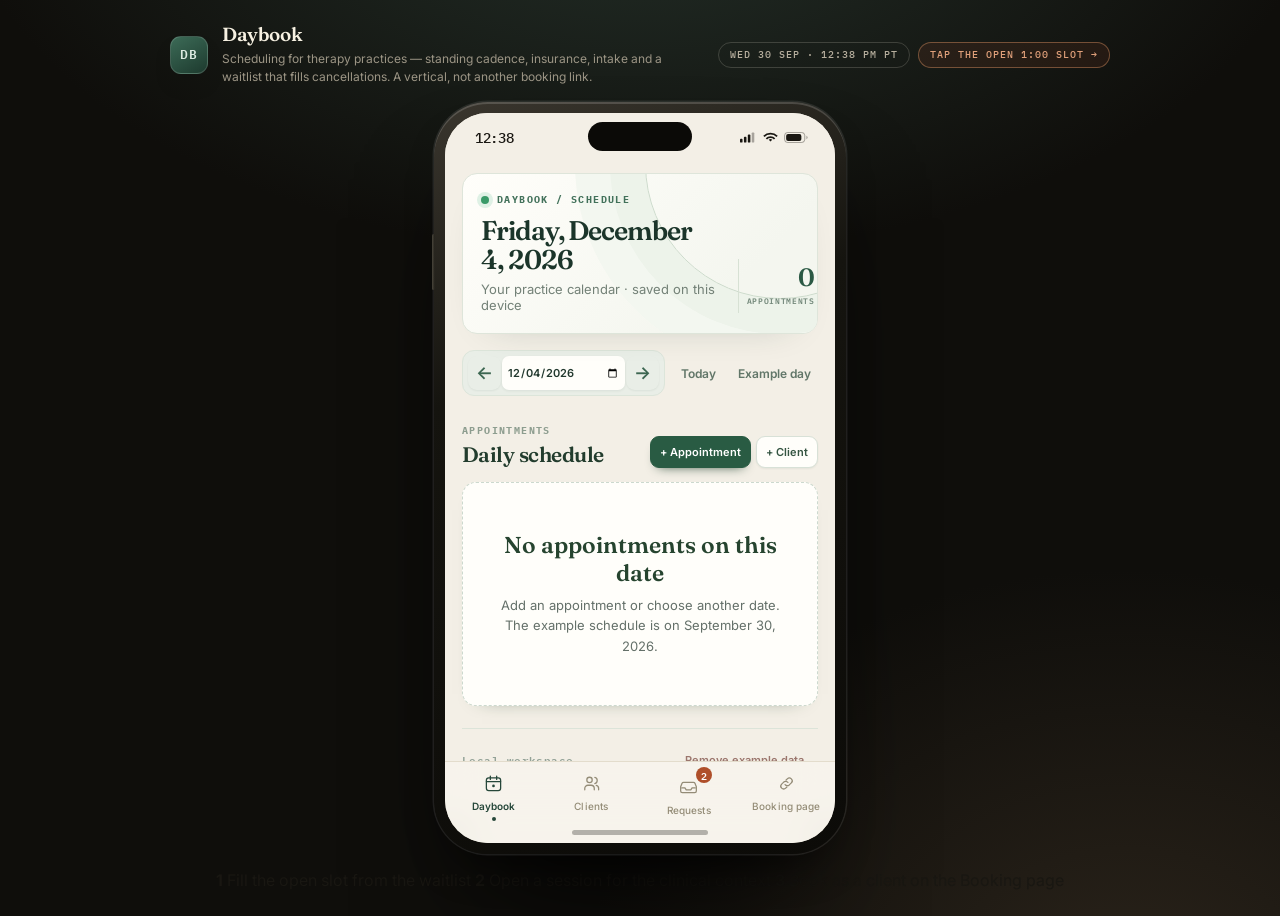
<file: index.html>
<!DOCTYPE html>
<html lang="en">
<head>
<meta charset="utf-8">
<meta name="viewport" content="width=device-width, initial-scale=1, viewport-fit=cover">
<meta name="description" content="Daybook — appointment scheduling built for therapy practices. Standing cadence, insurance verification, intake forms and waitlist filling, not a generic booking link.">
<meta name="theme-color" content="#12110D">
<title>Daybook — scheduling for therapy practices</title>
<link rel="preconnect" href="https://fonts.googleapis.com">
<link rel="preconnect" href="https://fonts.gstatic.com" crossorigin>
<link href="https://fonts.googleapis.com/css2?family=Fraunces:ital,opsz,wght@0,9..144,400..700;1,9..144,400..600&family=Inter:wght@400;500;600&family=IBM+Plex+Mono:wght@400;500&display=swap" rel="stylesheet">
<link rel="stylesheet" href="css/styles.css?v=1">
<link rel="stylesheet" href="css/workspace.css?v=1">
</head>
<body>

<main class="stage">

  <header class="stage-head">
    <div class="brand">
      <div class="stage-mark">DB</div>
      <div class="brand-t">
        <b>Daybook</b>
        <em>Scheduling for therapy practices — standing cadence, insurance, intake and a waitlist that fills cancellations. A vertical, not another booking link.</em>
      </div>
    </div>
    <div class="stage-links">
      <span class="stage-tag">Wed 30 Sep · 12:38 PM PT</span>
      <span class="stage-tag stage-tag--accent">Tap the open 1:00 slot →</span>
    </div>
  </header>

  <div class="phone-wrap">
    <div class="phone">
      <div class="phone-screen">

        <div class="statusbar">
          <span class="sb-time">12:38</span>
          <span class="sb-notch" aria-hidden="true"></span>
          <span class="sb-icons" aria-hidden="true">
            <svg viewBox="0 0 20 12" width="17" height="11"><rect x="0" y="7.5" width="3" height="4.5" rx="1"/><rect x="4.6" y="5.2" width="3" height="6.8" rx="1"/><rect x="9.2" y="2.6" width="3" height="9.4" rx="1"/><rect x="13.8" y="0" width="3" height="12" rx="1" opacity=".35"/></svg>
            <svg viewBox="0 0 16 12" width="15" height="11"><path d="M8 10.4 6.1 8.5a2.7 2.7 0 0 1 3.8 0zM8 6.6a5.3 5.3 0 0 0-3.8 1.6L2.8 6.8a7.4 7.4 0 0 1 10.4 0l-1.4 1.4A5.3 5.3 0 0 0 8 6.6M8 2.8a9.1 9.1 0 0 0-6.5 2.7L.1 4.1a11.2 11.2 0 0 1 15.8 0l-1.4 1.4A9.1 9.1 0 0 0 8 2.8"/></svg>
            <svg viewBox="0 0 27 12" width="25" height="11"><rect x="0.5" y="0.5" width="22" height="11" rx="3.4" fill="none" stroke="currentColor" stroke-opacity=".4"/><rect x="2.2" y="2.2" width="16.6" height="7.6" rx="2.1"/><path d="M24.4 4.2v3.6a2 2 0 0 0 0-3.6" opacity=".45"/></svg>
          </span>
        </div>

        <div class="viewport" id="viewport" aria-live="polite"></div>

        <nav class="tabbar" id="tabbar" aria-label="Main">
          <button class="tab" data-tab="today" type="button">
            <span class="tab-ic"></span><span class="tab-lb">Daybook</span><span class="tab-dot"></span>
          </button>
          <button class="tab" data-tab="clients" type="button">
            <span class="tab-ic"></span><span class="tab-lb">Clients</span><span class="tab-dot"></span>
          </button>
          <button class="tab" data-tab="requests" type="button">
            <span class="tab-ic"></span><span class="tab-lb">Requests</span><span class="tab-badge">2</span>
          </button>
          <button class="tab" data-tab="booking" type="button">
            <span class="tab-ic"></span><span class="tab-lb">Booking page</span><span class="tab-dot"></span>
          </button>
        </nav>

        <div class="sheet-layer" id="sheetLayer" hidden>
          <div class="scrim" data-act="close-sheet"></div>
          <div class="sheet" id="sheet" role="dialog" aria-modal="true"></div>
        </div>

        <div class="toast" id="toast" hidden></div>
        <div class="home-indicator" aria-hidden="true"></div>

      </div>
    </div>
  </div>

  <footer class="stage-foot">
    <span class="foot-hint"><b>1</b> Fill the open slot from the waitlist</span>
    <span class="foot-hint"><b>2</b> Open a session for the clinical context</span>
    <span class="foot-hint"><b>3</b> Book as a client on the Booking page</span>
  </footer>

</main>

<script src="js/ui.js?v=1"></script>
<script src="js/data.js?v=1"></script>
<script src="js/screens-schedule.js?v=1"></script>
<script src="js/screens-people.js?v=1"></script>
<script src="js/screens-booking.js?v=1"></script>
<script src="js/workspace.js?v=1"></script>
<script src="js/app.js?v=1"></script>
</body>
</html>
</file>
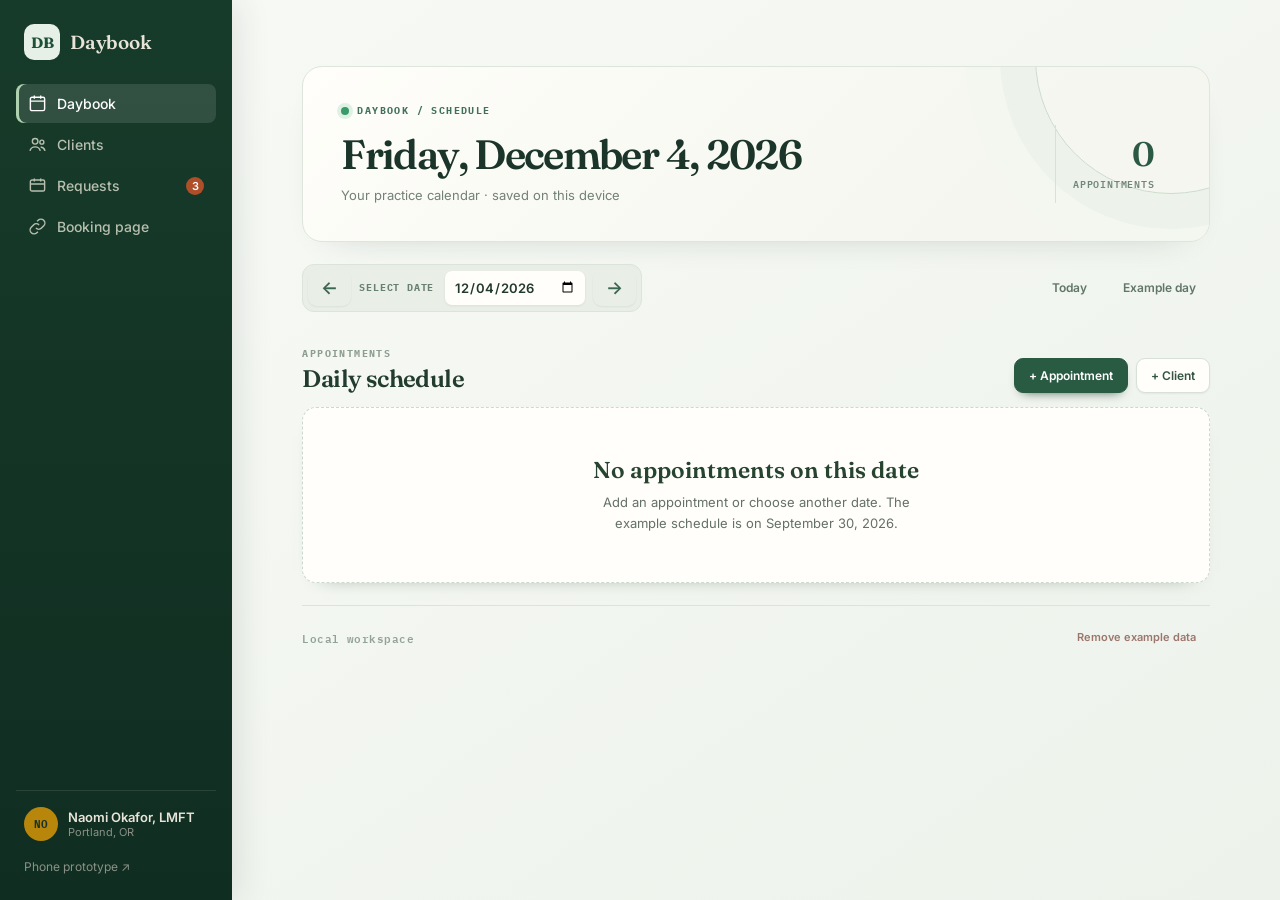
<file: web/index.html>
<!DOCTYPE html>
<html lang="en">
<head>
<meta charset="UTF-8">
<meta name="viewport" content="width=device-width, initial-scale=1.0">
<title>Daybook — Fairlight Counseling</title>
<link rel="preconnect" href="https://fonts.googleapis.com">
<link rel="preconnect" href="https://fonts.gstatic.com" crossorigin>
<link href="https://fonts.googleapis.com/css2?family=Fraunces:opsz,wght@9..144,400;9..144,500;9..144,600;9..144,700&family=Inter:wght@400;500;600;700&family=IBM+Plex+Mono:wght@400;500&display=swap" rel="stylesheet">
<link rel="stylesheet" href="css/styles.css">
<link rel="stylesheet" href="../css/workspace.css?v=1">
</head>
<body>

<div class="app">

  <!-- ══════════ SIDEBAR ══════════ -->
  <aside class="sidebar">
    <div class="sb-brand">
      <div class="sb-logo">DB</div>
      <div class="sb-name">Daybook</div>
    </div>

    <nav class="sb-nav">
      <button class="sb-item" data-nav="today">
        <svg viewBox="0 0 24 24" fill="none" stroke="currentColor" stroke-width="1.8"><rect x="3" y="4" width="18" height="17" rx="2"/><path d="M8 2v4M16 2v4M3 9h18"/></svg>
        <span>Daybook</span>
      </button>
      <button class="sb-item" data-nav="clients">
        <svg viewBox="0 0 24 24" fill="none" stroke="currentColor" stroke-width="1.8"><circle cx="9" cy="8" r="3.5"/><path d="M2.5 20c.8-3.2 3.4-5 6.5-5s5.7 1.8 6.5 5"/><circle cx="17.5" cy="9" r="2.5"/><path d="M16 15.2c2.6.3 4.7 1.9 5.5 4.8"/></svg>
        <span>Clients</span>
      </button>
      <button class="sb-item" data-nav="requests">
        <svg viewBox="0 0 24 24" fill="none" stroke="currentColor" stroke-width="1.8"><rect x="3" y="5" width="18" height="14" rx="2"/><path d="M3 10h18M8 3v4M16 3v4"/></svg>
        <span>Requests</span>
        <em class="sb-badge">2</em>
      </button>
      <button class="sb-item" data-nav="booking">
        <svg viewBox="0 0 24 24" fill="none" stroke="currentColor" stroke-width="1.8"><path d="M10 14a5 5 0 007.07 0l2.83-2.83a5 5 0 00-7.07-7.07L11.5 5.4"/><path d="M14 10a5 5 0 00-7.07 0L4.1 12.83a5 5 0 007.07 7.07l1.33-1.3"/></svg>
        <span>Booking page</span>
      </button>
    </nav>

    <div class="sb-foot">
      <div class="sb-practice">
        <div class="sb-ava">NO</div>
        <div>
          <div class="sb-pname">Naomi Okafor, LMFT</div>
          <div class="sb-ploc">Portland, OR</div>
        </div>
      </div>
      <a class="sb-link" href="../index.html" target="_blank">Phone prototype ↗</a>
    </div>
  </aside>

  <!-- ══════════ MAIN ══════════ -->
  <main class="main" id="main">
    <div class="view" id="view"></div>
  </main>

</div>

<!-- sheets -->
<div class="sheet-layer" id="sheetLayer" hidden>
  <div class="scrim" data-act="close-sheet"></div>
  <div class="sheet" id="sheet" role="dialog" aria-modal="true"></div>
</div>

<!-- toast -->
<div class="toast-layer" id="toastLayer"></div>

<script src="../js/ui.js"></script>
<script src="../js/data.js"></script>
<script src="js/screens.js"></script>
<script src="../js/workspace.js?v=1"></script>
<script src="js/app.js"></script>
</body>
</html>
</file>
<file: css/styles.css>
/* ============================================================
   DAYBOOK — scheduling for therapy practices
   Design system: warm paper, ink, pine, clay.
   ============================================================ */

/* ---------- 1. tokens ---------- */
:root{
  --paper:#F3EFE6;
  --paper-2:#EEE9DD;
  --card:#FBF9F4;
  --card-2:#F7F4EC;
  --ink:#191712;
  --ink-2:#5C5747;
  --ink-3:#948C77;
  --line:#E3DCCC;
  --line-2:#EDE8DB;

  --pine:#26473A;
  --pine-2:#35604D;
  --pine-soft:#E5EDE7;
  --clay:#AF4F2A;
  --clay-soft:#F7E8DE;
  --gold:#9E7519;
  --gold-soft:#F5ECD5;
  --rose:#8E3A3A;
  --rose-soft:#F6E5E1;
  --slate:#3C4C57;
  --slate-soft:#E6EAEC;

  --f-display:'Fraunces','Iowan Old Style',Georgia,'Times New Roman',serif;
  --f-ui:'Inter',-apple-system,BlinkMacSystemFont,'Segoe UI',Roboto,sans-serif;
  --f-mono:'IBM Plex Mono',ui-monospace,SFMono-Regular,Menlo,monospace;

  --sh-card:0 1px 0 rgba(25,23,18,.03), 0 10px 22px -18px rgba(25,23,18,.55);
  --sh-pop:0 18px 44px -20px rgba(15,14,10,.55);
  --easing:cubic-bezier(.32,.72,0,1);
}

*,*::before,*::after{box-sizing:border-box}
html,body{margin:0;padding:0}
body{
  font-family:var(--f-ui);
  background:
    radial-gradient(1100px 620px at 50% -14%, #243029 0%, rgba(36,48,41,0) 62%),
    radial-gradient(900px 700px at 88% 108%, #2a231a 0%, rgba(42,35,26,0) 60%),
    #0F0E0B;
  color:var(--ink);
  -webkit-font-smoothing:antialiased;
  text-rendering:optimizeLegibility;
}
button{font-family:inherit;border:0;background:none;padding:0;color:inherit;cursor:pointer}
input,textarea,select{font-family:inherit;color:inherit}
h1,h2,h3,h4,p{margin:0}
ul{margin:0;padding:0;list-style:none}
::selection{background:rgba(38,71,58,.2)}

/* ---------- 2. stage & device ---------- */
.stage{
  min-height:100vh;
  display:flex;flex-direction:column;align-items:center;
  gap:16px;padding:24px 20px 26px;
}
.stage-head{
  width:100%;max-width:940px;display:flex;align-items:center;
  justify-content:space-between;gap:24px;color:#EDE6D6;
}
.brand{display:flex;align-items:center;gap:14px;min-width:0}
.stage-mark{
  width:38px;height:38px;flex:0 0 38px;border-radius:11px;
  background:linear-gradient(150deg,#3C6B57,#1D3A2E);
  border:1px solid rgba(255,255,255,.14);
  display:grid;place-items:center;
  font:600 13px/1 var(--f-mono);letter-spacing:.06em;color:#DCEAE1;
  box-shadow:0 12px 26px -14px rgba(0,0,0,.9);
}
.brand-t{min-width:0}
.brand-t b{
  display:block;font:600 19px/1.15 var(--f-display);letter-spacing:-.02em;
  font-variation-settings:'SOFT' 0,'WONK' 1;color:#F7F1E2;
}
.brand-t em{
  display:block;margin-top:4px;font:400 12px/1.5 var(--f-ui);font-style:normal;
  color:#9C9585;max-width:600px;
}
.stage-links{display:flex;gap:8px;flex-wrap:wrap;justify-content:flex-end;flex:0 0 auto}
.stage-tag{
  font:500 10px/1 var(--f-mono);letter-spacing:.1em;text-transform:uppercase;
  padding:7px 11px;border-radius:999px;border:1px solid rgba(237,230,214,.18);color:#B7AF9E;
}
.stage-tag--accent{border-color:rgba(214,142,96,.45);color:#E0A07A;background:rgba(175,79,42,.12)}

.phone-wrap{display:flex;justify-content:center}
.phone{
  --h:clamp(480px, calc(100dvh - 148px), 858px);
  width:412px;height:var(--h);
  padding:11px;border-radius:54px;
  background:linear-gradient(160deg,#3A362E 0%,#15140F 34%,#0C0B08 100%);
  box-shadow:
    0 0 0 1.5px rgba(255,255,255,.09),
    0 2px 0 rgba(255,255,255,.16) inset,
    0 70px 120px -46px rgba(0,0,0,.95),
    0 26px 50px -30px rgba(0,0,0,.8);
  position:relative;
}
.phone::after{
  content:"";position:absolute;left:-2px;top:132px;width:3px;height:56px;
  border-radius:3px;background:linear-gradient(90deg,#4A463C,#211F19);
}
.phone-screen{
  position:relative;width:100%;height:100%;
  border-radius:43px;overflow:hidden;
  background:var(--paper);
  display:flex;flex-direction:column;
  isolation:isolate;
}

/* status bar */
.statusbar{
  position:relative;height:46px;flex:0 0 46px;
  display:flex;align-items:center;justify-content:space-between;
  padding:0 26px 0 30px;background:var(--paper);z-index:40;
}
.sb-time{font:500 14px/1 var(--f-mono);letter-spacing:-.02em;color:var(--ink);padding-top:4px}
.sb-notch{position:absolute;top:9px;left:50%;transform:translateX(-50%);width:104px;height:29px;border-radius:999px;background:#0B0A07}
.sb-icons{display:flex;align-items:center;gap:6px;padding-top:4px;color:var(--ink)}
.sb-icons svg{fill:currentColor}

.home-indicator{
  position:absolute;bottom:8px;left:50%;transform:translateX(-50%);
  width:136px;height:5px;border-radius:99px;background:rgba(25,23,18,.3);z-index:70;pointer-events:none;
}

/* ---------- 3. screen system ---------- */
.viewport{position:relative;flex:1;overflow:hidden;background:var(--paper)}
.screen{
  position:absolute;inset:0;display:flex;flex-direction:column;
  background:var(--paper);
  transition:transform .44s var(--easing), opacity .44s var(--easing);
  will-change:transform;
}
.screen::after{
  content:"";position:absolute;inset:0;background:#121009;opacity:0;
  transition:opacity .44s var(--easing);pointer-events:none;
}
.screen.is-entering{transform:translateX(100%)}
.screen.is-behind{transform:translateX(-24%)}
.screen.is-behind::after{opacity:.16}
.screen.is-leaving{transform:translateX(100%)}
.screen.is-tabin{animation:tabIn .34s var(--easing) both}
@keyframes tabIn{from{opacity:0;transform:translateY(9px) scale(.994)}to{opacity:1;transform:none}}

.scr-body{
  flex:1;overflow-y:auto;overflow-x:hidden;
  -webkit-overflow-scrolling:touch;scrollbar-width:none;
  padding-bottom:26px;
}
.scr-body::-webkit-scrollbar{display:none}

/* top bars */
.scr-nav{
  flex:0 0 auto;height:50px;display:flex;align-items:center;gap:2px;
  padding:0 14px 0 6px;background:var(--paper);border-bottom:1px solid transparent;z-index:12;
}
.scr-nav.is-ruled{border-bottom-color:var(--line-2)}
.back-btn{display:flex;align-items:center;gap:3px;height:38px;padding:0 8px 0 4px;border-radius:10px;color:var(--pine);font-size:14.5px;font-weight:500}
.back-btn:active{background:rgba(38,71,58,.08)}
.scr-nav h2{font:600 15px/1 var(--f-display);letter-spacing:-.01em}
.scr-nav .nav-actions{margin-left:auto}
.nav-actions{display:flex;gap:6px;align-items:center;flex:0 0 auto}
.icon-btn{
  width:34px;height:34px;border-radius:11px;display:grid;place-items:center;
  background:var(--card);border:1px solid var(--line);color:var(--ink-2);
}
.icon-btn:active{transform:scale(.94);background:var(--paper-2)}

.scr-topbar{
  flex:0 0 auto;padding:8px 20px 12px;background:var(--paper);
  display:flex;align-items:flex-end;justify-content:space-between;gap:10px;z-index:12;
}
.scr-topbar h2{font:600 27px/1.05 var(--f-display);letter-spacing:-.025em}
.scr-topbar .sub{margin-top:5px;font:500 10px/1 var(--f-mono);letter-spacing:.13em;text-transform:uppercase;color:var(--ink-3)}

/* ---------- 4. primitives ---------- */
.ic{width:19px;height:19px;flex:0 0 auto;display:block}
.ic-sm{width:15px;height:15px}
.ic-xs{width:13px;height:13px}
.ic-lg{width:24px;height:24px}

.micro{font:500 9.5px/1.4 var(--f-mono);letter-spacing:.11em;text-transform:uppercase;color:var(--ink-3)}
.label{font:500 10px/1 var(--f-mono);letter-spacing:.14em;text-transform:uppercase;color:var(--ink-3)}
.muted{color:var(--ink-2)}
.tnum{font-variant-numeric:tabular-nums}
.sec-head{
  display:flex;align-items:center;justify-content:space-between;gap:10px;
  padding:18px 20px 8px;
}
.sec-head .link{font:600 12px/1 var(--f-ui);color:var(--pine);letter-spacing:.01em}
.rule{height:1px;background:var(--line-2);margin:0 20px}

.chip{
  display:inline-flex;align-items:center;gap:5px;height:23px;padding:0 9px;
  border-radius:999px;border:1px solid var(--line);background:var(--card);
  font:500 9.5px/1 var(--f-mono);letter-spacing:.08em;text-transform:uppercase;color:var(--ink-2);
  white-space:nowrap;
}
.chip--ok{background:var(--pine-soft);border-color:#CFDDD3;color:var(--pine)}
.chip--warn{background:var(--gold-soft);border-color:#E8DAB1;color:var(--gold)}
.chip--alert{background:var(--clay-soft);border-color:#EED6C7;color:var(--clay)}
.chip--rose{background:var(--rose-soft);border-color:#EED3CE;color:var(--rose)}
.chip--live{background:var(--pine);border-color:var(--pine);color:#EAF3ED}
.chip .dot{width:5px;height:5px;border-radius:50%;background:currentColor}

.btn{
  display:inline-flex;align-items:center;justify-content:center;gap:7px;
  height:46px;padding:0 18px;border-radius:14px;
  font:600 14.5px/1 var(--f-ui);letter-spacing:-.005em;
  transition:transform .16s ease, background .18s ease, box-shadow .18s ease;
}
.btn:active{transform:scale(.975)}
.btn--primary{background:var(--pine);color:#F2F6F3;box-shadow:0 10px 22px -14px rgba(38,71,58,.9), inset 0 1px 0 rgba(255,255,255,.13)}
.btn--primary:active{background:#1F3B30}
.btn--clay{background:var(--clay);color:#FCF1EA;box-shadow:0 10px 22px -14px rgba(175,79,42,.9)}
.btn--soft{background:var(--card);color:var(--ink);border:1px solid var(--line);box-shadow:var(--sh-card)}
.btn--ghost{background:transparent;color:var(--pine);border:1px solid #CDD8CF}
.btn--quiet{background:var(--paper-2);color:var(--ink-2)}
.btn--sm{height:38px;padding:0 14px;border-radius:11px;font-size:13px}
.btn--xs{height:32px;padding:0 12px;border-radius:9px;font-size:12px;letter-spacing:0}
.btn--block{display:flex;width:100%}
.btn[disabled]{opacity:.42;pointer-events:none}
.btn .spin{width:15px;height:15px;border-radius:50%;border:2px solid rgba(255,255,255,.35);border-top-color:#fff;animation:spin .7s linear infinite}
@keyframes spin{to{transform:rotate(360deg)}}

.ava{
  flex:0 0 auto;display:grid;place-items:center;border-radius:50%;
  width:36px;height:36px;background:var(--tone,#E4E0D2);color:#3A362A;
  font:600 12px/1 var(--f-ui);letter-spacing:.02em;
  box-shadow:inset 0 0 0 1px rgba(25,23,18,.07);
}
.ava--sm{width:30px;height:30px;font-size:10.5px}
.ava--lg{width:60px;height:60px;font-size:20px;font-family:var(--f-display);font-weight:600}
.ava--xl{width:74px;height:74px;font-size:25px;font-family:var(--f-display);font-weight:600}

.group{
  background:var(--card);border:1px solid var(--line);border-radius:17px;
  overflow:hidden;box-shadow:var(--sh-card);
}
.group--inset{margin:0 20px}
.grow{
  display:flex;align-items:center;gap:12px;padding:13px 15px;min-height:52px;
  border-top:1px solid var(--line-2);text-align:left;width:100%;
}
.grow:first-child{border-top:0}
.grow .gk{font-size:13.5px;color:var(--ink-2);flex:1}
.grow .gv{font-size:13.5px;font-weight:500;color:var(--ink);text-align:right}
.grow .gv .s{display:block;font:400 11px/1.5 var(--f-ui);color:var(--ink-3);font-weight:400}
.grow:active{background:var(--paper-2)}
.grow .chev{color:var(--ink-3)}

.statgrid{display:grid;grid-template-columns:repeat(4,1fr);gap:1px;background:var(--line-2);border:1px solid var(--line);border-radius:15px;overflow:hidden;margin:0 20px}
.stat{background:var(--card);padding:11px 9px 12px;text-align:center}
.stat .k{font:500 8.5px/1 var(--f-mono);letter-spacing:.1em;text-transform:uppercase;color:var(--ink-3)}
.stat .v{margin-top:7px;font:600 15.5px/1.1 var(--f-display);letter-spacing:-.01em}
.stat .v small{font-size:11px;font-family:var(--f-ui);font-weight:500;color:var(--ink-2)}

.flag{
  display:flex;gap:9px;align-items:flex-start;padding:11px 13px;border-radius:13px;
  font-size:12.5px;line-height:1.45;margin:0 20px 8px;
}
.flag b{font-weight:600}
.flag .ic{margin-top:1px}
.flag--rose{background:var(--rose-soft);color:#6F2E2E;border:1px solid #EED3CE}
.flag--clay{background:var(--clay-soft);color:#7E3A1F;border:1px solid #EFD9CB}
.flag--gold{background:var(--gold-soft);color:#6F5211;border:1px solid #EADFBB}
.flag--pine{background:var(--pine-soft);color:#22412F;border:1px solid #D0DED4}
.flag--slate{background:var(--slate-soft);color:#33424C;border:1px solid #D6DEE2}

.tag{
  display:inline-flex;align-items:center;height:26px;padding:0 11px;border-radius:8px;
  background:var(--paper-2);border:1px solid var(--line-2);
  font-size:12px;color:var(--ink-2);font-weight:500;
}
.tags{display:flex;flex-wrap:wrap;gap:7px;padding:0 20px}

.seg{display:flex;gap:3px;padding:3px;background:var(--paper-2);border:1px solid var(--line);border-radius:13px;margin:0 20px}
.seg button{
  flex:1;height:33px;border-radius:10px;font-size:12.5px;font-weight:600;color:var(--ink-3);
  transition:all .2s ease;display:flex;align-items:center;justify-content:center;gap:6px;
}
.seg button.on{background:var(--card);color:var(--ink);box-shadow:0 2px 6px -3px rgba(25,23,18,.35)}
.seg .n{font:500 9.5px/1 var(--f-mono);opacity:.7}

.filters{display:flex;gap:7px;padding:14px 20px 4px;overflow-x:auto;scrollbar-width:none}
.filters::-webkit-scrollbar{display:none}
.fchip{
  flex:0 0 auto;height:32px;padding:0 13px;border-radius:999px;
  border:1px solid var(--line);background:var(--card);
  font-size:12.5px;font-weight:500;color:var(--ink-2);display:flex;align-items:center;gap:6px;
  transition:all .18s ease;
}
.fchip .n{font:500 9.5px/1 var(--f-mono);color:var(--ink-3)}
.fchip.on{background:var(--pine);border-color:var(--pine);color:#EEF4F0;box-shadow:0 8px 16px -12px rgba(38,71,58,.9)}
.fchip.on .n{color:rgba(238,244,240,.72)}

.stg{animation:riseIn .55s cubic-bezier(.2,.72,.3,1) both;animation-delay:calc(var(--i,0) * 55ms)}
@keyframes riseIn{from{opacity:0;transform:translateY(12px)}to{opacity:1;transform:none}}

.empty{padding:40px 34px;text-align:center;color:var(--ink-3)}
.empty .ic{width:26px;height:26px;margin:0 auto 12px;color:var(--line)}
.empty p{font-size:13px;line-height:1.6}

/* ---------- 5. today ---------- */
.sticky-top{position:sticky;top:0;z-index:9;background:linear-gradient(var(--paper) 76%, rgba(243,239,230,0));padding-bottom:6px}
.mast{padding:10px 20px 2px;display:flex;align-items:flex-start;justify-content:space-between;gap:12px}
.mast-practice{font:500 9.5px/1 var(--f-mono);letter-spacing:.15em;text-transform:uppercase;color:var(--ink-3)}
.mast-practice b{color:var(--pine);font-weight:500}
.mast h1{
  margin-top:8px;font:600 30px/1 var(--f-display);letter-spacing:-.03em;
  font-variation-settings:'SOFT' 0,'WONK' 1;
}
.mast .date{margin-top:6px;font:500 10px/1 var(--f-mono);letter-spacing:.09em;color:var(--ink-2);text-transform:uppercase}
.mast-right{display:flex;flex-direction:column;align-items:flex-end;gap:9px}
.mast-right .ava{box-shadow:0 0 0 2px var(--paper),0 0 0 3px var(--line)}

.metrics{display:flex;gap:6px;padding:12px 20px 0;flex-wrap:wrap}
.metric{
  display:flex;align-items:center;gap:5px;height:24px;padding:0 9px;border-radius:999px;
  background:var(--card);border:1px solid var(--line);
  font:500 9px/1 var(--f-mono);letter-spacing:.08em;text-transform:uppercase;color:var(--ink-2);
}
.metric b{font-weight:500;color:var(--ink)}
.metric--open{background:var(--clay-soft);border-color:#EED6C7;color:var(--clay)}
.metric--open b{color:var(--clay)}
.metric--due{background:var(--gold-soft);border-color:#E8DAB1;color:var(--gold)}

.week{display:flex;gap:5px;padding:12px 16px 2px}
.day{
  flex:1;display:flex;flex-direction:column;align-items:center;gap:6px;
  padding:7px 0 8px;border-radius:14px;transition:background .2s ease;
}
.day .dw{font:500 9px/1 var(--f-mono);letter-spacing:.08em;color:var(--ink-3);text-transform:uppercase}
.day .dn{
  width:27px;height:27px;border-radius:50%;display:grid;place-items:center;
  font:600 14px/1 var(--f-display);color:var(--ink);
}
.day .load{width:76%;height:3px;border-radius:9px;background:var(--line);overflow:hidden}
.day .load i{display:block;height:100%;border-radius:9px;background:#B9B2A0}
.day.on{background:var(--pine)}
.day.on .dw{color:rgba(232,241,236,.68)}
.day.on .dn{background:#F0F5F1;color:var(--pine);box-shadow:0 4px 10px -6px rgba(0,0,0,.6)}
.day.on .load{background:rgba(255,255,255,.2)}
.day.on .load i{background:#BBD3C4}
.day.today .dw{color:var(--clay)}
.day.today:not(.on) .dn{color:var(--clay)}
.day.full .load i{background:var(--clay)}

.tl{padding:6px 0 0}
.tl-row{display:grid;grid-template-columns:53px 1fr}
.tl-t{
  padding:14px 12px 0 0;text-align:right;
  font:500 11px/1.1 var(--f-mono);color:var(--ink-3);letter-spacing:-.01em;
  font-variant-numeric:tabular-nums;
}
.tl-t .mer{display:block;font-size:8.5px;letter-spacing:.1em;opacity:.72;margin-top:3px}
.tl-c{
  position:relative;padding:13px 20px 0 17px;border-left:1px solid var(--line-2);
}
.tl-c::before{
  content:"";position:absolute;left:-4.5px;top:19px;width:8px;height:8px;border-radius:50%;
  background:var(--paper);border:1.5px solid var(--line);
}
.tl-row.is-past .tl-c::before{background:var(--line)}
.tl-row.is-past .tl-t{opacity:.62}

.tl-row.is-now{position:relative}
.tl-row.is-now .tl-c{border-left-color:#E2C3B1;padding-top:14px}
.tl-row.is-now .tl-c::before{
  left:-5.5px;top:16px;width:10px;height:10px;background:var(--clay);border-color:var(--clay);
  animation:nowPulse 2.4s ease-out infinite;
}
@keyframes nowPulse{0%{box-shadow:0 0 0 0 rgba(175,79,42,.55)}70%{box-shadow:0 0 0 8px rgba(175,79,42,0)}100%{box-shadow:0 0 0 0 rgba(175,79,42,0)}}
.nowline{display:flex;align-items:center;gap:8px;margin-bottom:12px}
.nowline .nl{font:500 9.5px/1 var(--f-mono);letter-spacing:.14em;color:var(--clay)}
.nowline .bar{flex:1;height:1.5px;background:linear-gradient(90deg,#E2C3B1,rgba(226,195,177,.15));border-radius:2px}

/* session card */
.scard{
  position:relative;display:block;width:100%;text-align:left;
  background:var(--card);border:1px solid var(--line);border-left:3px solid var(--edge,var(--pine));
  border-radius:15px;padding:12px 13px 12px 13px;box-shadow:var(--sh-card);
  transition:transform .18s ease, box-shadow .18s ease;
  margin-bottom:14px;
}
.scard:active{transform:scale(.985);box-shadow:0 6px 16px -14px rgba(25,23,18,.7)}
.scard-top{display:flex;align-items:flex-start;gap:10px}
.scard-id{flex:1;min-width:0}
.scard-id h4{font:600 16px/1.15 var(--f-display);letter-spacing:-.015em}
.scard-id p{margin-top:4px;font-size:11.5px;color:var(--ink-2);line-height:1.35;display:flex;align-items:center;gap:5px}
.scard-id p .ic{color:var(--ink-3);flex:0 0 auto}
.scard-foot{
  display:flex;align-items:center;gap:8px;flex-wrap:wrap;
  margin-top:11px;padding-top:9px;border-top:1px dashed var(--line);
}
.scard-foot .sep{width:3px;height:3px;border-radius:50%;background:var(--line)}
.scard-note{
  display:flex;gap:7px;align-items:flex-start;margin-top:9px;padding:8px 10px;
  background:var(--paper-2);border-radius:9px;
  font-size:12px;line-height:1.45;color:var(--ink-2);
}
.scard-note .ic{color:var(--ink-3);margin-top:1px}
.scard.is-done{opacity:.78}
.scard.is-done .ava{filter:saturate(.55)}
.scard.is-live{border-left-color:var(--pine);background:linear-gradient(180deg,#F1F6F2,var(--card) 46%)}
.scard.is-noshow{border-left-color:var(--clay);background:var(--clay-soft)}

.blockrow{
  display:flex;align-items:center;gap:9px;padding:9px 13px;border-radius:12px;
  background:repeating-linear-gradient(-45deg,var(--paper-2),var(--paper-2) 7px,#E9E3D5 7px,#E9E3D5 8px);
  border:1px solid var(--line-2);color:var(--ink-2);margin-bottom:14px;
}
.blockrow .ic{color:var(--ink-3)}
.blockrow span{font-size:12px}
.blockrow .micro{margin-left:auto}

/* open slot */
.slot{
  position:relative;width:100%;text-align:left;border-radius:15px;margin-bottom:14px;
  border:1.6px dashed #DDBBA6;background:linear-gradient(180deg,#FBF1EA,#F8EDE5);
  padding:13px 14px 14px;transition:transform .18s ease;
}
.slot:active{transform:scale(.985)}
.slot-h{display:flex;align-items:center;justify-content:space-between;gap:10px}
.slot-h .t{font:600 17px/1 var(--f-display);letter-spacing:-.02em;color:var(--clay)}
.slot-h .micro{color:#B07A5C}
.slot-meta{margin-top:6px;font-size:11.5px;color:var(--ink-2)}
.slot-cta{
  margin-top:11px;display:flex;align-items:center;gap:8px;width:100%;height:40px;
  border-radius:11px;background:var(--clay);color:#FCF1EA;justify-content:center;
  font:600 13px/1 var(--f-ui);
}
.slot-cta:active{transform:scale(.985);background:#9C471F}
.slot-cta .n{
  font:500 9.5px/1 var(--f-mono);background:rgba(255,255,255,.22);
  padding:4px 6px;border-radius:6px;letter-spacing:.06em;
}
.slot--filled{border-style:solid;border-color:#CFDDD3;background:var(--pine-soft)}
.just-filled{animation:fillFlash 1.15s cubic-bezier(.2,.8,.3,1) both}
@keyframes fillFlash{
  0%{background:#F7E8DE;transform:scale(.97)}
  38%{transform:scale(1.014)}
  100%{background:#E5EDE7}
}
.stamp{
  position:absolute;right:11px;top:11px;
  font:500 9px/1 var(--f-mono);letter-spacing:.12em;text-transform:uppercase;
  color:var(--pine);border:1.5px solid var(--pine);border-radius:7px;padding:5px 7px;
  transform:rotate(-9deg);animation:stampIn .5s .25s cubic-bezier(.2,1.5,.4,1) both;
}
@keyframes stampIn{from{opacity:0;transform:rotate(-24deg) scale(1.7)}to{opacity:1;transform:rotate(-9deg) scale(1)}}

.dayfoot{margin:8px 20px 0;padding:14px 0 4px;border-top:1px solid var(--line-2);display:flex;flex-direction:column;gap:9px}
.dayfoot .r{display:flex;align-items:center;gap:9px;font-size:12px;color:var(--ink-2)}
.dayfoot .r .ic{color:var(--ink-3)}
.dayfoot .r b{font-weight:600;color:var(--ink)}

/* ---------- 6. detail screens ---------- */
.dhead{padding:6px 20px 18px;display:flex;gap:15px;align-items:center}
.dhead .who h3{font:600 24px/1.05 var(--f-display);letter-spacing:-.025em}
.dhead .who .sub{margin-top:6px;font-size:12.5px;color:var(--ink-2)}
.dhead .who .pron{font:500 9.5px/1 var(--f-mono);letter-spacing:.1em;color:var(--ink-3);text-transform:uppercase}

.prepcard{
  margin:2px 20px 16px;padding:14px 15px;border-radius:15px;
  background:linear-gradient(160deg,#F6F1E2,#F2ECDB);border:1px solid #E7DFC9;
  box-shadow:var(--sh-card);
}
.prepcard .label{color:#9A8E63}
.prepcard p{margin-top:9px;font:italic 400 14.5px/1.5 var(--f-display);color:#4A452F;letter-spacing:-.005em}
.prepcard .by{margin-top:10px;font:500 9.5px/1 var(--f-mono);letter-spacing:.1em;text-transform:uppercase;color:#A99C6F}

.docrow .st{display:flex;align-items:center;gap:7px;font-size:12.5px;font-weight:500}
.docrow .st.ok{color:var(--pine)}
.docrow .st.due{color:var(--clay)}
.docrow .st.wait{color:var(--gold)}

.hist{padding:0 20px}
.hist li{display:flex;gap:12px;padding:11px 0;border-top:1px solid var(--line-2)}
.hist li:first-child{border-top:0}
.hist .hd{font:500 10.5px/1.4 var(--f-mono);color:var(--ink-3);width:52px;flex:0 0 52px;padding-top:2px;letter-spacing:.03em}
.hist .bd p{font-size:13px;line-height:1.5;color:var(--ink)}
.hist .bd .m{margin-top:4px;font-size:11.5px;color:var(--ink-3)}

.notebox{margin:0 20px;border:1px solid var(--line);border-radius:15px;background:var(--card);overflow:hidden;box-shadow:var(--sh-card)}
.notebox .nf{padding:12px 14px;border-top:1px solid var(--line-2)}
.notebox .nf:first-child{border-top:0}
.notebox .nf .label{margin-bottom:7px;display:block}
.notebox .nf textarea{
  width:100%;border:0;background:transparent;resize:none;font:400 13px/1.55 var(--f-ui);
  color:var(--ink);outline:none;min-height:44px;
}
.notebox .nf textarea::placeholder{color:#B3AC98}
.notestate{display:flex;align-items:center;gap:8px;padding:11px 15px;background:var(--pine-soft);border-top:1px solid #D5E1D8;font-size:12.5px;color:var(--pine);font-weight:500}

.actionbar{display:flex;gap:9px;padding:18px 20px 4px}
.actionbar .btn{flex:1}
.stack-actions{display:flex;flex-direction:column;gap:9px;padding:16px 20px 6px}

/* ---------- 7. lists / requests / waitlist ---------- */
.listrow{
  display:flex;align-items:center;gap:12px;width:100%;text-align:left;
  padding:12px 15px;border-top:1px solid var(--line-2);background:transparent;
}
.listrow:first-child{border-top:0}
.listrow:active{background:var(--paper-2)}
.listrow .lmain{flex:1;min-width:0}
.listrow .lmain h4{font:600 15.5px/1.2 var(--f-display);letter-spacing:-.015em}
.listrow .lmain p{margin-top:4px;font-size:11.5px;color:var(--ink-2);line-height:1.4;white-space:nowrap;overflow:hidden;text-overflow:ellipsis}
.listrow .lside{display:flex;flex-direction:column;align-items:flex-end;gap:6px;flex:0 0 auto}
.listrow .lside .d{font:500 10.5px/1 var(--f-mono);color:var(--ink-3);letter-spacing:.04em}
.sdot{width:7px;height:7px;border-radius:50%;background:var(--line);box-shadow:0 0 0 3px var(--card)}
.sdot--pine{background:#4E7F68}
.sdot--clay{background:var(--clay)}
.sdot--gold{background:var(--gold)}
.sdot--rose{background:var(--rose)}
.sdot--grey{background:#B4AD9A}

.reqcard{
  margin:0 20px 13px;background:var(--card);border:1px solid var(--line);border-radius:17px;
  padding:14px;box-shadow:var(--sh-card);
}
.reqcard .rh{display:flex;gap:11px;align-items:flex-start}
.reqcard .rh .who{flex:1;min-width:0}
.reqcard .rh h4{font:600 16.5px/1.15 var(--f-display);letter-spacing:-.02em}
.reqcard .rh .kind{margin-top:5px;font:500 9.5px/1.4 var(--f-mono);letter-spacing:.1em;text-transform:uppercase;color:var(--ink-3)}
.reqcard .ask{
  margin-top:12px;padding:11px 12px;border-radius:12px;background:var(--paper-2);
  border:1px solid var(--line-2);font-size:13px;line-height:1.45;color:var(--ink);
}
.reqcard .ask b{font-weight:600}
.reqcard .facts{display:flex;flex-wrap:wrap;gap:6px;margin-top:11px}
.reqcard .ractions{display:flex;gap:8px;margin-top:13px}
.reqcard .ractions .btn{flex:1}
.reqcard.is-done{background:var(--pine-soft);border-color:#CFDDD3}
.reqcard.is-sent{background:var(--gold-soft);border-color:#E8DAB1}
.reqcard .doneline{display:flex;align-items:center;gap:9px;padding:6px 0 2px;font-size:13.5px;font-weight:600;color:var(--pine)}

.matchcard{
  position:relative;margin:0 20px 13px;background:var(--card);border:1px solid var(--line);
  border-radius:17px;padding:14px;box-shadow:var(--sh-card);
}
.matchcard.is-top{border-color:#CFDDD3;background:linear-gradient(170deg,#F1F6F2,var(--card) 55%)}
.matchcard.is-out{opacity:.6;background:repeating-linear-gradient(-45deg,var(--card-2),var(--card-2) 8px,#F1EDE2 8px,#F1EDE2 9px)}
.matchcard .mh{display:flex;align-items:center;gap:12px}
.score{
  width:46px;height:46px;flex:0 0 46px;border-radius:50%;display:grid;place-items:center;
  background:conic-gradient(var(--pine) calc(var(--p)*1%), #E4DECF 0);
  position:relative;
}
.score::before{content:"";position:absolute;inset:4.5px;border-radius:50%;background:var(--card)}
.score span{position:relative;font:600 13.5px/1 var(--f-display);color:var(--pine)}
.matchcard.is-out .score{background:conic-gradient(#B4AD9A calc(var(--p)*1%), #E4DECF 0)}
.matchcard.is-out .score span{color:var(--ink-3)}
.matchcard .mh .who{flex:1;min-width:0}
.matchcard .mh h4{font:600 16.5px/1.15 var(--f-display);letter-spacing:-.02em}
.matchcard .mh .sub{margin-top:4px;font-size:11.5px;color:var(--ink-2)}
.crit{display:flex;flex-direction:column;gap:6px;margin-top:12px}
.crit .c{display:flex;align-items:center;gap:8px;font-size:12.5px;color:var(--ink-2)}
.crit .c .bx{
  width:16px;height:16px;border-radius:5px;display:grid;place-items:center;flex:0 0 16px;
  background:var(--pine-soft);color:var(--pine);
}
.crit .c.no .bx{background:var(--rose-soft);color:var(--rose)}
.crit .c.no{color:var(--ink-3)}
.crit .c b{font-weight:500;color:var(--ink)}
.crit .c.no b{color:var(--ink-3);text-decoration:line-through;text-decoration-color:rgba(142,58,58,.4)}
.matchcard .mact{display:flex;gap:8px;margin-top:13px}
.matchcard .mact .btn{flex:1}
.notfit{margin-top:12px;font-size:12px;line-height:1.5;color:var(--ink-3);display:flex;gap:8px}

.fillbanner{
  margin:0 20px 14px;padding:14px;border-radius:17px;
  background:linear-gradient(150deg,#F7E8DE,#F4E2D6);border:1.6px dashed #DDBBA6;
}
.fillbanner .fh{display:flex;align-items:center;gap:9px}
.fillbanner .fh .ic{color:var(--clay)}
.fillbanner .fh h4{font:600 16px/1.15 var(--f-display);letter-spacing:-.02em;color:#7E3A1F}
.fillbanner p{margin-top:7px;font-size:12.5px;line-height:1.5;color:#8A5138}
.fillbanner .btn{margin-top:12px}

/* ---------- 8. booking page ---------- */
.previewbar{padding:8px 20px 12px;background:var(--paper)}
.previewpill{
  display:flex;align-items:center;justify-content:center;gap:7px;
  font:500 9px/1 var(--f-mono);letter-spacing:.15em;text-transform:uppercase;color:var(--ink-3);
  margin-bottom:11px;
}
.previewpill::before,.previewpill::after{content:"";flex:1;height:1px;background:var(--line-2)}
.urlbar{
  display:flex;align-items:center;gap:9px;height:40px;padding:0 6px 0 13px;
  background:var(--card);border:1px solid var(--line);border-radius:13px;box-shadow:var(--sh-card);
}
.urlbar .u{flex:1;display:flex;align-items:center;gap:7px;font:400 12.5px/1 var(--f-mono);color:var(--ink-2);letter-spacing:-.02em;min-width:0}
.urlbar .u .ic{color:var(--pine)}
.urlbar .u span{overflow:hidden;text-overflow:ellipsis;white-space:nowrap}
.urlbar .icon-btn{width:32px;height:32px;border-radius:9px;background:var(--paper-2)}

.bpage{margin:0 16px;background:#FFFDFA;border:1px solid var(--line);border-radius:20px;overflow:hidden;box-shadow:var(--sh-pop)}
.bhero{position:relative;height:112px;background:linear-gradient(140deg,#3B5C4C,#26473A 60%,#1B352B);overflow:hidden}
.bhero img{width:100%;height:100%;object-fit:cover;display:block;opacity:.92}
.bhero::after{content:"";position:absolute;inset:0;background:linear-gradient(180deg,rgba(12,20,16,.15),rgba(12,20,16,.72))}
.bhero .bh{position:absolute;left:16px;right:16px;bottom:13px;z-index:2;color:#F4F1E6}
.bhero .bh .k{font:500 9px/1 var(--f-mono);letter-spacing:.16em;text-transform:uppercase;opacity:.82}
.bhero .bh h3{margin-top:7px;font:600 22px/1.05 var(--f-display);letter-spacing:-.025em}
.bhero .bh .m{margin-top:5px;font-size:11.5px;opacity:.86}
.bbody{padding:16px 16px 18px}
.bstep{margin-bottom:20px}
.bstep:last-child{margin-bottom:0}
.bstep-h{display:flex;align-items:center;gap:9px;margin-bottom:11px}
.bstep-h .num{
  width:19px;height:19px;border-radius:50%;background:var(--ink);color:#FBF9F4;
  display:grid;place-items:center;font:600 10px/1 var(--f-mono);
}
.bstep-h .t{font:600 12.5px/1 var(--f-ui);letter-spacing:.01em}
.bstep-h .hint{margin-left:auto;font:500 9px/1 var(--f-mono);letter-spacing:.1em;text-transform:uppercase;color:var(--ink-3)}

.vtype{
  display:flex;align-items:flex-start;gap:11px;width:100%;text-align:left;
  padding:12px 13px;border:1.5px solid var(--line);border-radius:14px;background:#fff;
  margin-bottom:9px;transition:all .2s ease;
}
.vtype:active{transform:scale(.99)}
.vtype .radio{
  width:18px;height:18px;flex:0 0 18px;border-radius:50%;border:1.6px solid var(--line);
  margin-top:2px;display:grid;place-items:center;transition:all .2s ease;
}
.vtype .radio i{width:8px;height:8px;border-radius:50%;background:var(--pine);transform:scale(0);transition:transform .2s cubic-bezier(.2,1.6,.4,1)}
.vtype .vt{flex:1;min-width:0}
.vtype .vt h4{font-size:14px;font-weight:600;letter-spacing:-.01em}
.vtype .vt p{margin-top:4px;font-size:11.5px;color:var(--ink-2);line-height:1.4}
.vtype .pr{text-align:right;flex:0 0 auto}
.vtype .pr .p{font:600 15px/1 var(--f-display);letter-spacing:-.02em}
.vtype .pr .c{display:block;margin-top:5px;font:500 8.5px/1 var(--f-mono);letter-spacing:.08em;text-transform:uppercase;color:var(--ink-3)}
.vtype.on{border-color:var(--pine);background:#F7FAF7;box-shadow:0 8px 20px -16px rgba(38,71,58,.9)}
.vtype.on .radio{border-color:var(--pine)}
.vtype.on .radio i{transform:scale(1)}

.field{display:flex;gap:8px;align-items:center}
.carriers{display:flex;gap:6px;overflow-x:auto;scrollbar-width:none;padding-bottom:10px}
.carriers::-webkit-scrollbar{display:none}
.carrier{
  flex:0 0 auto;height:34px;padding:0 13px;border-radius:10px;border:1.5px solid var(--line);
  background:#fff;font-size:12.5px;font-weight:500;color:var(--ink-2);transition:all .18s ease;
}
.carrier.on{border-color:var(--pine);background:var(--pine-soft);color:var(--pine)}
.inp{
  flex:1;height:42px;border-radius:12px;border:1.5px solid var(--line);background:#fff;
  padding:0 13px;font:400 13.5px/1 var(--f-mono);letter-spacing:.06em;color:var(--ink);outline:none;
}
.inp:focus{border-color:var(--pine);box-shadow:0 0 0 3px rgba(38,71,58,.1)}
.verify{
  display:flex;align-items:center;gap:9px;margin-top:10px;padding:11px 12px;border-radius:12px;
  font-size:12.5px;line-height:1.45;background:var(--pine-soft);border:1px solid #D0DED4;color:#22412F;
}
.verify .ic{color:var(--pine);flex:0 0 auto}
.verify.pending{background:var(--gold-soft);border-color:#EADFBB;color:#6F5211}
.verify.pending .ic{color:var(--gold)}
.verify.unset{background:var(--paper-2);border-color:var(--line-2);color:var(--ink-2)}
.verify.unset .ic{color:var(--ink-3)}
.verify b{font-weight:600}

.daygroup{margin-bottom:12px}
.daygroup .dg-h{display:flex;align-items:baseline;justify-content:space-between;margin-bottom:8px}
.daygroup .dg-h .d{font:600 13.5px/1 var(--f-display);letter-spacing:-.01em}
.daygroup .dg-h .n{font:500 9px/1 var(--f-mono);letter-spacing:.1em;text-transform:uppercase;color:var(--ink-3)}
.slots{display:flex;flex-wrap:wrap;gap:7px}
.slotbtn{
  height:38px;padding:0 13px;border-radius:11px;border:1.5px solid var(--line);background:#fff;
  font:500 12.5px/1 var(--f-mono);letter-spacing:-.01em;color:var(--ink);
  display:flex;align-items:center;gap:7px;transition:all .18s ease;
}
.slotbtn .lo{width:5px;height:5px;border-radius:50%;background:#4E7F68}
.slotbtn.scarce .lo{background:var(--clay)}
.slotbtn.on{background:var(--pine);border-color:var(--pine);color:#F0F5F1;box-shadow:0 8px 16px -12px rgba(38,71,58,.9)}
.slotbtn.on .lo{background:#A9CCB8}
.slotbtn:active{transform:scale(.96)}
.standing{
  display:flex;align-items:center;gap:10px;padding:12px 13px;border-radius:13px;
  background:var(--pine-soft);border:1px solid #D0DED4;margin-bottom:12px;
}
.standing .ic{color:var(--pine)}
.standing .st{flex:1}
.standing .st b{display:block;font-size:13px;font-weight:600;color:#22412F}
.standing .st span{display:block;margin-top:3px;font-size:11.5px;color:#3D6450}
.limitnote{display:flex;gap:8px;margin-top:10px;font-size:11.5px;line-height:1.5;color:var(--ink-3)}
.limitnote .ic{flex:0 0 auto;margin-top:1px}

.qchips{display:flex;flex-wrap:wrap;gap:7px}
.qchip{
  height:34px;padding:0 13px;border-radius:999px;border:1.5px solid var(--line);background:#fff;
  font-size:12.5px;font-weight:500;color:var(--ink-2);transition:all .18s ease;
}
.qchip.on{border-color:var(--pine);background:var(--pine-soft);color:var(--pine)}
.qchip:active{transform:scale(.96)}
.radios{display:flex;gap:7px}
.radios .qchip{flex:1;justify-content:center;display:flex;align-items:center}

.policy{
  display:flex;gap:11px;align-items:flex-start;padding:13px;border-radius:14px;
  background:var(--clay-soft);border:1px solid #EFD9CB;cursor:pointer;
}
.policy .tick{
  width:20px;height:20px;flex:0 0 20px;border-radius:6px;border:1.6px solid #D3A98F;background:#fff;
  display:grid;place-items:center;color:#fff;transition:all .2s cubic-bezier(.2,1.5,.4,1);
}
.policy.on .tick{background:var(--clay);border-color:var(--clay)}
.policy .tick .ic{transform:scale(0);transition:transform .2s cubic-bezier(.2,1.6,.4,1)}
.policy.on .tick .ic{transform:scale(1)}
.policy p{font-size:12px;line-height:1.55;color:#7E3A1F}
.policy p b{font-weight:600}
.policy .em{display:block;margin-top:6px;font-size:11.5px;color:#9A5636}

.bfoot{
  padding:13px 16px 16px;border-top:1px solid var(--line);background:#FFFDFA;
  display:flex;align-items:center;gap:12px;
}
.bfoot .tot{flex:1}
.bfoot .tot .k{font:500 9px/1 var(--f-mono);letter-spacing:.11em;text-transform:uppercase;color:var(--ink-3)}
.bfoot .tot .v{margin-top:5px;font:600 19px/1 var(--f-display);letter-spacing:-.02em}
.bfoot .tot .v small{font:500 11px/1 var(--f-ui);color:var(--ink-2);letter-spacing:0}
.bfoot .btn{flex:0 0 auto;padding:0 22px}

.success{padding:26px 20px 8px;text-align:center}
.success .ring{
  width:74px;height:74px;margin:0 auto 18px;border-radius:50%;display:grid;place-items:center;
  background:var(--pine);color:#EAF3ED;box-shadow:0 20px 40px -22px rgba(38,71,58,1);
  animation:popIn .6s cubic-bezier(.2,1.4,.4,1) both;
}
@keyframes popIn{from{transform:scale(.4);opacity:0}to{transform:scale(1);opacity:1}}
.success h3{font:600 27px/1.1 var(--f-display);letter-spacing:-.03em}
.success .when{margin-top:10px;font-size:14px;color:var(--ink-2);line-height:1.5}
.success .when b{color:var(--ink);font-weight:600}
.steps{margin-top:20px;text-align:left}
.steps li{display:flex;gap:11px;padding:11px 0;border-top:1px solid var(--line-2);font-size:13px;line-height:1.5;color:var(--ink-2)}
.steps li:first-child{border-top:0}
.steps .ic{color:var(--pine);flex:0 0 auto;margin-top:1px}
.steps b{color:var(--ink);font-weight:600}

/* ---------- 9. sheet / toast / tabbar ---------- */
.sheet-layer{position:absolute;inset:0;z-index:80;display:flex;align-items:flex-end}
.sheet-layer[hidden]{display:none}
.scrim{position:absolute;inset:0;background:rgba(14,13,9,.44);opacity:0;transition:opacity .38s ease;backdrop-filter:blur(1.5px)}
.sheet-layer.open .scrim{opacity:1}
.sheet{
  position:relative;width:100%;max-height:88%;overflow-y:auto;scrollbar-width:none;
  background:var(--card);border-radius:26px 26px 0 0;
  padding:9px 20px 30px;box-shadow:0 -24px 60px -24px rgba(0,0,0,.6);
  transform:translateY(101%);transition:transform .44s var(--easing);
}
.sheet::-webkit-scrollbar{display:none}
.sheet-layer.open .sheet{transform:none}
.grab{width:38px;height:4px;border-radius:9px;background:var(--line);margin:0 auto 16px}
.sheet-h{display:flex;align-items:flex-start;gap:12px;margin-bottom:6px}
.sheet-h .sh{flex:1}
.sheet-h h3{font:600 21px/1.15 var(--f-display);letter-spacing:-.025em}
.sheet-h .sub{margin-top:6px;font-size:12.5px;color:var(--ink-2);line-height:1.5}
.sheet-h .icon-btn{background:var(--paper-2)}
.sheet-body{margin-top:14px}
.sheet-actions{display:flex;gap:9px;margin-top:18px}
.sheet-actions .btn{flex:1}

.toast{
  position:absolute;left:18px;right:18px;bottom:96px;z-index:90;
  background:#1B1913;color:#F0EBDD;border-radius:15px;padding:13px 15px;
  display:flex;align-items:center;gap:11px;font-size:13px;line-height:1.4;
  box-shadow:0 22px 46px -20px rgba(0,0,0,.85);
  transform:translateY(18px);opacity:0;transition:all .34s var(--easing);
}
.toast .ic{color:#8FBFA6;flex:0 0 auto}
.toast.show{transform:none;opacity:1}
.toast[hidden]{display:none}
.toast b{font-weight:600}

.tabbar{
  flex:0 0 auto;height:82px;display:grid;grid-template-columns:repeat(4,1fr);
  background:rgba(247,244,236,.94);backdrop-filter:blur(16px) saturate(1.2);
  border-top:1px solid var(--line);padding-bottom:20px;z-index:50;
}
.tab{
  display:flex;flex-direction:column;align-items:center;justify-content:center;gap:5px;
  color:var(--ink-3);transition:color .2s ease;position:relative;padding-top:8px;
}
.tab:active{transform:scale(.94)}
.tab .tab-ic{display:grid;place-items:center;height:23px}
.tab .tab-lb{font-size:10px;font-weight:500;letter-spacing:.01em}
.tab .tab-dot{width:4px;height:4px;border-radius:50%;background:transparent;transition:background .2s ease}
.tab .tab-badge{
  position:absolute;top:5px;left:calc(50% + 7px);
  min-width:16px;height:16px;padding:0 4px;border-radius:9px;background:var(--clay);color:#fff;
  font:600 9.5px/16px var(--f-mono);letter-spacing:.02em;
  box-shadow:0 0 0 2px rgba(247,244,236,.95);
}
.tab.on{color:var(--pine)}
.tab.on .tab-lb{font-weight:600}
.tab.on .tab-dot{background:var(--pine)}

/* ---------- 10. responsive ---------- */
@media (max-height:800px){
  .stage-foot{display:none}
}
@media (max-width:900px){
  .stage{padding:18px 18px 22px;gap:14px}
  .stage-head{flex-direction:column;align-items:flex-start;gap:10px}
  .stage-links,.stage-foot{display:none}
}
@media (max-width:700px){
  .stage{padding:0;gap:0;min-height:100dvh}
  .stage-head{display:none}
  .phone-wrap{width:100%}
  .phone{--h:100dvh;width:100%;padding:0;border-radius:0;box-shadow:none;background:var(--paper)}
  .phone::after{display:none}
  .phone-screen{border-radius:0}
  .sb-notch{top:11px}
}

@media (prefers-reduced-motion:reduce){
  *,*::before,*::after{animation-duration:.001ms !important;animation-iteration-count:1 !important;transition-duration:.001ms !important}
}
</file>
<file: css/workspace.css>
.db-workspace{padding:24px;max-width:1050px;margin:auto;color:var(--ink,#252722)}
.db-heading h1{font-family:Fraunces,serif;font-size:clamp(25px,3vw,38px);margin:6px 0}
.db-heading p{color:var(--ink-2,#66706a);margin:0 0 18px;font-size:14px}
.db-eyebrow{font:600 11px 'IBM Plex Mono',monospace;letter-spacing:.1em;color:var(--pine,#366755)}
.db-toolbar,.db-client-actions{display:flex;gap:8px;flex-wrap:wrap;align-items:center;margin:12px 0}
.db-client-actions{padding:12px 20px;margin:0}
.db-booking-note{font-size:12px;color:#50665b}
.db-btn{border:1px solid #d7ddd7;background:#fff;color:#24332d;border-radius:9px;padding:9px 12px;font:600 12px Inter,sans-serif;cursor:pointer;white-space:nowrap}
.db-btn:hover{background:#edf3ef}
.db-btn.db-primary{background:#285a48;color:#fff;border-color:#285a48}
.db-date-label{display:flex;align-items:center;gap:7px;font:600 12px Inter,sans-serif}
.db-date-label input,.db-field input,.db-field select{border:1px solid #cdd6ce;border-radius:8px;padding:9px;background:#fff;color:#26342c;font:13px Inter,sans-serif;min-width:0}
.db-list{display:grid;gap:9px;margin-top:20px}
.db-card{display:flex;align-items:center;gap:10px;background:#fff;border:1px solid #dce2dc;border-radius:12px;padding:12px}
.db-time{font:600 13px 'IBM Plex Mono',monospace;min-width:75px}
.db-card-main{flex:1;display:flex;flex-direction:column;gap:3px;min-width:0}
.db-card-main strong{font-size:14px}.db-card-main span{font-size:12px;color:#647069}
.db-empty{background:#fff;border:1px dashed #cdd6ce;border-radius:14px;padding:30px;text-align:center;margin-top:20px}
.db-empty h2{font:600 19px Fraunces,serif}.db-empty p{font-size:13px;color:#647069}
.db-modal-backdrop{position:fixed;inset:0;background:#17251bd1;z-index:9999;display:flex;align-items:center;justify-content:center;padding:16px}
.db-modal{background:#fff;color:#26342c;width:min(100%,440px);max-height:90vh;overflow:auto;border-radius:18px;padding:24px;box-shadow:0 24px 80px #0003;display:grid;gap:12px}
.db-modal h2{font:600 25px Fraunces,serif;margin:0 0 5px}
.db-field{display:grid;gap:5px;font:600 12px Inter,sans-serif}.db-field input,.db-field select{width:100%;box-sizing:border-box}
.db-modal-actions{display:flex;justify-content:flex-end;gap:8px;margin-top:8px}
@media(max-width:650px){.db-workspace{padding:16px}.db-toolbar{gap:6px}.db-card{flex-wrap:wrap}.db-card-main{min-width:calc(100% - 100px)}.db-card .db-btn{flex:1}}

/* Workspace visual refinement */
.db-workspace{max-width:1160px;padding:clamp(20px,3vw,44px);color:#1c3028}
.db-heading{position:relative;isolation:isolate;overflow:hidden;display:flex;justify-content:space-between;align-items:flex-end;gap:20px;padding:clamp(24px,3vw,38px);background:linear-gradient(135deg,#fffefa,#f4f6ef 75%);border:1px solid #dee5da;border-radius:20px;box-shadow:0 14px 40px -30px #17362955}
.db-heading::after{content:"";position:absolute;z-index:-1;width:270px;height:270px;border:1px solid #cddbcc;border-radius:50%;right:-98px;top:-145px;box-shadow:0 0 0 35px #edf3ea,0 0 0 70px #f3f7f0}
.db-eyebrow{display:flex;align-items:center;gap:8px;color:#42715a;font:700 10px/1.2 'IBM Plex Mono',monospace;letter-spacing:.14em}
.db-live-dot{height:8px;width:8px;border-radius:50%;background:#3a9a68;box-shadow:0 0 0 4px #dff1e5}
.db-heading h1{font:600 clamp(30px,3.2vw,48px)/1.08 Fraunces,Georgia,serif;letter-spacing:-.04em;max-width:700px;margin:15px 0 10px;color:#1b352a}
.db-heading p{font-size:13px;color:#738177;margin:0}
.db-day-count{display:grid;justify-items:end;align-content:center;min-width:116px;padding:12px 16px;border-left:1px solid #d7e1d4}
.db-day-count strong{font:600 34px/1 Fraunces,Georgia,serif;color:#2b5944}
.db-day-count span{font:600 10px/1.5 'IBM Plex Mono',monospace;letter-spacing:.08em;text-transform:uppercase;color:#728779;margin-top:5px}
.db-controls{display:flex;align-items:center;justify-content:space-between;gap:14px;flex-wrap:wrap;margin:22px 0 30px}
.db-date-nav,.db-quick-nav,.db-action-buttons{display:flex;align-items:center;gap:8px}
.db-date-nav{padding:5px;background:#e9eee7;border:1px solid #dce5da;border-radius:12px}
.db-date-nav>.db-btn{font-size:18px;line-height:1;padding:9px 13px;border:0;background:transparent;color:#3c6651}
.db-date-nav>.db-btn:hover{background:#dce7dc}
.db-date-label{display:flex;gap:11px;align-items:center;font:700 10px 'IBM Plex Mono',monospace;letter-spacing:.08em;color:#688071}
.db-date-label input{border:0;background:#fffefa;box-shadow:0 1px 3px #102e1912;border-radius:7px;color:#22392e;font-size:13px;font-weight:600;min-height:34px;padding:6px 9px}
.db-btn{border-color:#d8e1d7;background:#fffefa;color:#355542;border-radius:9px;padding:9px 14px;font-size:12px;box-shadow:0 1px 2px #152f1910;transition:background .18s,border-color .18s,transform .18s,box-shadow .18s}
.db-btn:hover{background:#f2f7f0;border-color:#9ebba5;transform:translateY(-1px);box-shadow:0 4px 12px #15301d16}
.db-btn:focus-visible,.db-date-label input:focus-visible,.db-field input:focus-visible,.db-field select:focus-visible{outline:3px solid #9acbac;outline-offset:2px}
.db-btn.db-primary{background:#295b43;border-color:#295b43;color:white;box-shadow:0 6px 12px -8px #173b26}
.db-btn.db-primary:hover{background:#1c4833;border-color:#1c4833}
.db-quick-nav .db-btn{background:transparent;box-shadow:none;border:0;color:#617668}
.db-quick-nav .db-btn:hover{background:#e8efe7}
.db-actions{display:flex;justify-content:space-between;align-items:end;gap:12px;margin:0 0 14px}
.db-section-kicker{font:700 10px 'IBM Plex Mono',monospace;letter-spacing:.14em;color:#8d9d8f}
.db-actions h2{font:600 24px/1.2 Fraunces,Georgia,serif;color:#223c2d;letter-spacing:-.025em;margin:4px 0 0}
.db-list{display:grid;gap:8px;margin:0}
.db-card{display:flex;align-items:center;gap:16px;min-height:88px;background:#fffefa;border:1px solid #dee5dc;border-left:3px solid #7da68b;border-radius:12px;padding:15px 18px;box-shadow:0 5px 15px -13px #1c382c66;transition:transform .18s,box-shadow .18s,border-color .18s}
.db-card:hover{transform:translateY(-2px);border-color:#b6cebb;box-shadow:0 12px 25px -18px #17362966}
.db-time{display:flex;align-items:baseline;gap:3px;min-width:90px;color:#335a43;font-family:'IBM Plex Mono',monospace}
.db-time b{font-size:14px}.db-time small{font-size:10px;font-weight:600;color:#819386}
.db-avatar{display:grid;place-items:center;flex:0 0 37px;width:37px;height:37px;border-radius:10px;background:#e8efe7;color:#3b654c;font:700 11px 'IBM Plex Mono',monospace}
.db-card-main{display:grid;gap:5px;flex:1;min-width:0}
.db-card-main strong{font-size:14px;color:#23372c}.db-card-main span{font-size:12px;color:#809083}
.db-card-actions{display:flex;gap:6px}
.db-card-actions .db-btn{padding:7px 10px;font-size:11px;background:#f9fbf8;box-shadow:none}
.db-card-actions [data-db="delete-session"]{color:#9a675b}
.db-empty{margin-top:0;background:#fffefa;border-color:#ccd9ce;border-radius:14px;padding:48px 24px;box-shadow:0 8px 20px -20px #15341c}
.db-empty h2{font-size:23px;color:#26442f}.db-empty p{max-width:350px;margin:8px auto 0;line-height:1.6}
.db-footer-note{display:flex;align-items:center;justify-content:space-between;gap:12px;margin-top:22px;padding-top:15px;border-top:1px solid #dce4d9;font:600 11px 'IBM Plex Mono',monospace;letter-spacing:.04em;color:#93a297}
.db-footer-note .db-btn{font:600 11px Inter,sans-serif;background:transparent;border:0;box-shadow:none;color:#9b766d}
.db-client-actions{gap:12px;padding:10px 0 16px}
.db-modal{border:1px solid #dfe9dc;box-shadow:0 25px 80px #0d291c55;border-radius:20px;padding:28px;gap:15px}
.db-modal h2{font-size:30px;color:#223e2b}
.db-field{color:#4d6754;letter-spacing:.01em}
.db-field input,.db-field select{padding:11px 12px;border-color:#d7e2d5;background:#fdfefa}
.db-modal-backdrop{background:#0c2319b9;backdrop-filter:blur(4px)}
body:has(.app){background:#f4f6f1}
body:has(.app) .main{background:linear-gradient(145deg,#f7f9f5,#edf2eb)}
body:has(.app) .sidebar{background:linear-gradient(180deg,#173b2a,#102d21);box-shadow:8px 0 30px #122d1b18}
body:has(.app) .sb-item.on{background:#ffffff1e;box-shadow:inset 3px 0 #afd2ae}
body:has(.app) .sb-logo{border-radius:10px;background:#e6f0e7;color:#1d5034}
body:not(:has(.app)) .db-workspace{padding:14px 17px 25px}
body:not(:has(.app)) .db-heading{border-radius:15px;padding:20px 18px}
body:not(:has(.app)) .db-heading h1{font-size:27px;margin:10px 0 7px}
body:not(:has(.app)) .db-day-count{min-width:60px;padding:6px 0 6px 8px}
body:not(:has(.app)) .db-day-count strong{font-size:25px}
body:not(:has(.app)) .db-day-count span{font-size:8px}
body:not(:has(.app)) .db-controls{margin:16px 0 22px;gap:5px}
body:not(:has(.app)) .db-date-label span{display:none}
body:not(:has(.app)) .db-date-label input{font-size:11px;width:123px;padding:5px}
body:not(:has(.app)) .db-date-nav{gap:1px}
body:not(:has(.app)) .db-date-nav>.db-btn{padding:8px}
body:not(:has(.app)) .db-quick-nav .db-btn{padding:6px 7px}
body:not(:has(.app)) .db-actions h2{font-size:21px}
body:not(:has(.app)) .db-action-buttons{gap:5px}
body:not(:has(.app)) .db-action-buttons .db-btn{padding:8px 9px;font-size:11px}
body:not(:has(.app)) .db-card{gap:8px;min-height:72px;padding:12px}
body:not(:has(.app)) .db-time{min-width:58px;display:grid;gap:1px}
body:not(:has(.app)) .db-time b{font-size:12px}
body:not(:has(.app)) .db-avatar{width:30px;height:30px;flex-basis:30px;border-radius:8px}
body:not(:has(.app)) .db-card-main strong{font-size:12px}
body:not(:has(.app)) .db-card-main span{font-size:10px}
body:not(:has(.app)) .db-card-actions{gap:2px}
body:not(:has(.app)) .db-card-actions .db-btn{padding:6px;font-size:10px}
@media(max-width:720px){body:has(.app) .db-workspace{padding:18px 14px}body:has(.app) .db-heading{padding:22px 18px}body:has(.app) .db-heading h1{font-size:30px}body:has(.app) .db-day-count{min-width:65px;padding:7px}body:has(.app) .db-day-count strong{font-size:26px}body:has(.app) .db-date-label span{display:none}body:has(.app) .db-actions{align-items:center}body:has(.app) .db-card{flex-wrap:nowrap;gap:8px;padding:12px}body:has(.app) .db-time{min-width:57px;display:grid}body:has(.app) .db-avatar{width:30px;height:30px;flex-basis:30px}body:has(.app) .db-card-actions{flex-direction:column}}
@media(max-width:720px){body:has(.app) .db-heading{align-items:start}body:has(.app) .db-heading h1{font-size:27px;max-width:none}body:has(.app) .db-day-count{display:none}body:has(.app) .db-controls{margin:16px 0 25px}body:has(.app) .db-actions{display:block}body:has(.app) .db-actions h2{font-size:22px;white-space:nowrap}body:has(.app) .db-action-buttons{margin-top:12px}body:has(.app) .db-card-main{min-width:0}body:has(.app) .db-card-main strong{font-size:12px}body:has(.app) .db-card-main span{font-size:10px}}
</file>
<file: web/css/styles.css>
/* ============================================================
   DAYBOOK WEB — desktop dashboard design system
   ============================================================ */

:root {
  --paper: #F3EFE6;
  --paper-2: #EDE7D9;
  --card: #FBF9F3;
  --ink: #1E2420;
  --ink-2: #4A524C;
  --ink-3: #8A9188;
  --line: #DDD5C4;
  --line-2: #CFC6B2;
  --pine: #26473A;
  --pine-2: #1B352C;
  --pine-soft: #E3EDE7;
  --clay: #AF4F2A;
  --clay-soft: #F5E4DC;
  --gold: #B8860B;
  --gold-soft: #F5EDD8;
  --slate: #5A6B7A;
  --slate-soft: #E4E9ED;
  --ok: #2E7D4F;
  --ok-soft: #E2F0E7;
  --warn: #B8860B;
  --warn-soft: #F5EDD8;
  --alert: #B3402A;
  --alert-soft: #F5E0DB;
  --radius: 12px;
  --radius-sm: 8px;
  --shadow: 0 1px 3px rgba(30,36,32,.06), 0 4px 14px rgba(30,36,32,.05);
  --shadow-lg: 0 4px 12px rgba(30,36,32,.08), 0 12px 32px rgba(30,36,32,.08);
  --font-d: 'Fraunces', Georgia, serif;
  --font-b: 'Inter', -apple-system, sans-serif;
  --font-m: 'IBM Plex Mono', 'SF Mono', monospace;
}

* { margin: 0; padding: 0; box-sizing: border-box; }
html { font-size: 15px; }
.ic-xs { width: 11px; height: 11px; }
.ic-sm { width: 14px; height: 14px; }
body {
  font-family: var(--font-b);
  background: var(--paper);
  color: var(--ink);
  -webkit-font-smoothing: antialiased;
  min-height: 100vh;
}
button { font-family: inherit; cursor: pointer; border: none; background: none; color: inherit; }
a { color: inherit; text-decoration: none; }
h1,h2,h3,h4 { font-family: var(--font-d); font-weight: 600; }

/* ══════════ APP SHELL ══════════ */
.app { display: flex; min-height: 100vh; }

/* ══════════ SIDEBAR ══════════ */
.sidebar {
  width: 232px;
  min-width: 232px;
  background: var(--pine-2);
  color: #E8E4D8;
  display: flex;
  flex-direction: column;
  padding: 24px 16px 20px;
  position: sticky;
  top: 0;
  height: 100vh;
}
.sb-brand { display: flex; align-items: center; gap: 10px; padding: 0 8px 24px; }
.sb-logo {
  width: 36px; height: 36px;
  background: var(--paper);
  color: var(--pine-2);
  border-radius: 9px;
  display: grid; place-items: center;
  font-family: var(--font-d);
  font-weight: 700;
  font-size: 15px;
}
.sb-name { font-family: var(--font-d); font-size: 19px; font-weight: 600; letter-spacing: -.01em; }

.sb-nav { display: flex; flex-direction: column; gap: 2px; flex: 1; }
.sb-item {
  display: flex; align-items: center; gap: 10px;
  padding: 10px 12px;
  border-radius: var(--radius-sm);
  font-size: 14px; font-weight: 500;
  color: #B8BFAF;
  transition: background .15s, color .15s;
  text-align: left;
  width: 100%;
}
.sb-item svg { width: 19px; height: 19px; flex-shrink: 0; }
.sb-item:hover { background: rgba(255,255,255,.07); color: #E8E4D8; }
.sb-item.on { background: rgba(255,255,255,.12); color: #fff; }
.sb-badge {
  margin-left: auto;
  background: var(--clay);
  color: #fff;
  font-size: 11px; font-weight: 600;
  font-style: normal;
  min-width: 18px; height: 18px;
  border-radius: 9px;
  display: grid; place-items: center;
  padding: 0 5px;
}

.sb-foot { border-top: 1px solid rgba(255,255,255,.1); padding-top: 16px; }
.sb-practice { display: flex; align-items: center; gap: 10px; padding: 0 8px 12px; }
.sb-ava {
  width: 34px; height: 34px;
  border-radius: 50%;
  background: var(--gold);
  color: var(--pine-2);
  display: grid; place-items: center;
  font-size: 11px; font-weight: 700;
  font-family: var(--font-m);
}
.sb-pname { font-size: 13px; font-weight: 600; }
.sb-ploc { font-size: 11px; color: #8A9188; }
.sb-link {
  display: block;
  font-size: 12px;
  color: #8A9188;
  padding: 6px 8px;
  border-radius: 6px;
  transition: color .15s;
}
.sb-link:hover { color: #E8E4D8; }

/* ══════════ MAIN ══════════ */
.main { flex: 1; min-width: 0; padding: 28px 32px 40px; }
.view { max-width: 1200px; margin: 0 auto; }

/* ══════════ TOP BAR ══════════ */
.topbar {
  display: flex; align-items: center; justify-content: space-between;
  margin-bottom: 24px;
}
.topbar h1 { font-size: 28px; letter-spacing: -.02em; }
.topbar .sub { font-family: var(--font-m); font-size: 11px; color: var(--ink-3); text-transform: uppercase; letter-spacing: .08em; margin-top: 2px; }
.topbar-actions { display: flex; gap: 10px; align-items: center; }

/* ══════════ BUTTONS ══════════ */
.btn {
  display: inline-flex; align-items: center; gap: 7px;
  padding: 9px 16px;
  border-radius: var(--radius-sm);
  font-size: 13px; font-weight: 600;
  transition: all .15s;
  border: 1px solid transparent;
}
.btn svg { width: 15px; height: 15px; }
.btn--primary { background: var(--pine); color: #fff; }
.btn--primary:hover { background: var(--pine-2); }
.btn--soft { background: var(--pine-soft); color: var(--pine); }
.btn--soft:hover { background: #D2E2D8; }
.btn--quiet { background: transparent; border-color: var(--line-2); color: var(--ink-2); }
.btn--quiet:hover { background: var(--paper-2); }
.btn--clay { background: var(--clay); color: #fff; }
.btn--clay:hover { background: #9A4222; }
.btn--block { width: 100%; justify-content: center; padding: 12px; }
.btn--lg { padding: 12px 20px; font-size: 14px; }
.btn:disabled { opacity: .45; cursor: not-allowed; }

.icon-btn {
  width: 36px; height: 36px;
  border-radius: var(--radius-sm);
  border: 1px solid var(--line-2);
  display: grid; place-items: center;
  color: var(--ink-2);
  transition: all .15s;
  background: var(--card);
}
.icon-btn:hover { background: var(--paper-2); border-color: var(--ink-3); }
.icon-btn svg { width: 16px; height: 16px; }

/* ══════════ METRICS ══════════ */
.metrics {
  display: grid;
  grid-template-columns: repeat(4, 1fr);
  gap: 14px;
  margin-bottom: 24px;
}
.metric {
  background: var(--card);
  border: 1px solid var(--line);
  border-radius: var(--radius);
  padding: 16px 18px;
  box-shadow: var(--shadow);
}
.metric .label { font-family: var(--font-m); font-size: 10px; text-transform: uppercase; letter-spacing: .08em; color: var(--ink-3); margin-bottom: 6px; }
.metric .value { font-family: var(--font-d); font-size: 32px; font-weight: 600; line-height: 1; }
.metric .note { font-size: 12px; color: var(--ink-2); margin-top: 6px; }
.metric--ok .value { color: var(--ok); }
.metric--warn .value { color: var(--warn); }
.metric--alert .value { color: var(--alert); }
.metric--pine .value { color: var(--pine); }

/* ══════════ WEEK STRIP ══════════ */
.weekstrip {
  display: grid;
  grid-template-columns: repeat(7, 1fr);
  gap: 8px;
  margin-bottom: 24px;
}
.wd {
  background: var(--card);
  border: 1px solid var(--line);
  border-radius: var(--radius-sm);
  padding: 12px 8px;
  text-align: center;
  transition: all .15s;
}
.wd:hover { border-color: var(--pine); }
.wd.on { background: var(--pine); color: #fff; border-color: var(--pine); }
.wd .dow { font-family: var(--font-m); font-size: 10px; text-transform: uppercase; letter-spacing: .06em; opacity: .7; }
.wd .dnum { font-family: var(--font-d); font-size: 22px; font-weight: 600; margin-top: 2px; }
.wd .dbar { height: 3px; border-radius: 2px; background: var(--line); margin-top: 8px; }
.wd.on .dbar { background: rgba(255,255,255,.3); }
.wd .dbar i { display: block; height: 100%; border-radius: 2px; background: var(--pine); }
.wd.on .dbar i { background: #fff; }

/* ══════════ SECTION HEAD ══════════ */
.sec-head {
  display: flex; align-items: center; justify-content: space-between;
  margin-bottom: 14px;
}
.sec-head .label { font-family: var(--font-m); font-size: 11px; text-transform: uppercase; letter-spacing: .08em; color: var(--ink-3); }
.sec-head .link { font-size: 13px; font-weight: 600; color: var(--pine); }
.sec-head .link:hover { text-decoration: underline; }

/* ══════════ TIMELINE ══════════ */
.timeline { position: relative; padding-left: 56px; }
.timeline::before {
  content: '';
  position: absolute;
  left: 44px; top: 0; bottom: 0;
  width: 2px;
  background: var(--line);
}
.tl-item { position: relative; margin-bottom: 12px; }
.tl-time {
  position: absolute;
  left: -56px; top: 14px;
  width: 44px;
  text-align: right;
  font-family: var(--font-m);
  font-size: 11px;
  color: var(--ink-3);
}
.tl-dot {
  position: absolute;
  left: -17px; top: 18px;
  width: 10px; height: 10px;
  border-radius: 50%;
  background: var(--paper);
  border: 2px solid var(--line-2);
}
.tl-item.is-past .tl-dot { background: var(--ok); border-color: var(--ok); }
.tl-item.is-live .tl-dot { background: var(--pine); border-color: var(--pine); box-shadow: 0 0 0 4px var(--pine-soft); }
.tl-item.is-noshow .tl-dot { background: var(--alert); border-color: var(--alert); }
.tl-item.is-group .tl-dot { background: var(--gold); border-color: var(--gold); }

/* ══════════ SESSION CARD ══════════ */
.scard {
  display: block;
  width: 100%;
  background: var(--card);
  border: 1px solid var(--line);
  border-left: 3px solid var(--pine);
  border-radius: var(--radius);
  padding: 14px 16px;
  text-align: left;
  transition: all .15s;
  box-shadow: var(--shadow);
}
.scard:hover { border-color: var(--pine); box-shadow: var(--shadow-lg); transform: translateY(-1px); }
.scard.is-done { opacity: .75; border-left-color: var(--ok); }
.scard.is-live { border-left-color: var(--pine); background: var(--pine-soft); }
.scard.is-noshow { border-left-color: var(--alert); background: var(--alert-soft); }
.scard.is-group { border-left-color: var(--gold); }

.scard-top { display: flex; align-items: center; gap: 12px; }
.scard-id h4 { font-size: 16px; font-weight: 600; }
.scard-id p { font-size: 12px; color: var(--ink-2); margin-top: 1px; }
.scard-foot {
  display: flex; align-items: center; gap: 10px;
  margin-top: 10px; padding-top: 10px;
  border-top: 1px dashed var(--line);
}
.scard-note {
  display: flex; align-items: flex-start; gap: 8px;
  margin-top: 10px;
  padding: 10px 12px;
  border-radius: var(--radius-sm);
  font-size: 12px;
  line-height: 1.5;
  background: var(--paper-2);
}
.scard-note svg { width: 14px; height: 14px; flex-shrink: 0; margin-top: 1px; }
.scard.is-live .scard-note { background: #D2E2D8; }
.scard.is-noshow .scard-note { background: #F0D5CE; }

/* ══════════ CHIPS / MICRO ══════════ */
.micro { font-family: var(--font-m); font-size: 10px; text-transform: uppercase; letter-spacing: .05em; color: var(--ink-3); }
.sep { width: 3px; height: 3px; border-radius: 50%; background: var(--line-2); flex-shrink: 0; }

.chip {
  display: inline-flex; align-items: center; gap: 5px;
  padding: 4px 10px;
  border-radius: 20px;
  font-size: 11px; font-weight: 600;
  font-family: var(--font-m);
  text-transform: uppercase;
  letter-spacing: .04em;
  white-space: nowrap;
}
.chip svg { width: 11px; height: 11px; }
.chip--ok { background: var(--ok-soft); color: var(--ok); }
.chip--warn { background: var(--warn-soft); color: var(--warn); }
.chip--alert { background: var(--alert-soft); color: var(--alert); }
.chip--live { background: var(--pine); color: #fff; }
.chip--live .dot { width: 6px; height: 6px; border-radius: 50%; background: #fff; animation: pulse 1.5s infinite; }
.chip--pine { background: var(--pine-soft); color: var(--pine); }
.chip--gold { background: var(--gold-soft); color: var(--gold); }
.chip--slate { background: var(--slate-soft); color: var(--slate); }

@keyframes pulse { 0%,100% { opacity: 1; } 50% { opacity: .4; } }

/* ══════════ DAYFOOT ══════════ */
.dayfoot {
  display: grid;
  grid-template-columns: repeat(4, 1fr);
  gap: 14px;
  margin-top: 24px;
  padding-top: 20px;
  border-top: 1px solid var(--line);
}
.df-item { display: flex; align-items: center; gap: 10px; font-size: 13px; color: var(--ink-2); }
.df-item svg { width: 16px; height: 16px; color: var(--ink-3); flex-shrink: 0; }
.df-item b { color: var(--ink); }
.df-bar { flex: 1; height: 4px; background: var(--line); border-radius: 2px; margin-left: 8px; min-width: 60px; }
.df-bar i { display: block; height: 100%; border-radius: 2px; background: var(--pine); }

/* ══════════ AVATARS ══════════ */
.ava {
  width: 36px; height: 36px;
  border-radius: 50%;
  display: grid; place-items: center;
  font-size: 11px; font-weight: 700;
  font-family: var(--font-m);
  flex-shrink: 0;
}
.ava--xl { width: 52px; height: 52px; font-size: 15px; }
.ava--sm { width: 26px; height: 26px; font-size: 9px; }

/* ══════════ SESSION DETAIL ══════════ */
.sd-head {
  display: flex; align-items: center; justify-content: space-between;
  margin-bottom: 20px;
}
.sd-head-left { display: flex; align-items: center; gap: 14px; }
.sd-head h2 { font-size: 24px; }
.sd-head .pron { font-size: 13px; color: var(--ink-2); margin-top: 2px; }
.sd-head-actions { display: flex; gap: 8px; }

.sd-grid {
  display: grid;
  grid-template-columns: 1fr 340px;
  gap: 20px;
  align-items: start;
}
.sd-main { display: flex; flex-direction: column; gap: 16px; min-width: 0; }
.sd-side { display: flex; flex-direction: column; gap: 16px; }

.card {
  background: var(--card);
  border: 1px solid var(--line);
  border-radius: var(--radius);
  padding: 18px 20px;
  box-shadow: var(--shadow);
}
.card .label { font-family: var(--font-m); font-size: 10px; text-transform: uppercase; letter-spacing: .08em; color: var(--ink-3); margin-bottom: 10px; }
.card p { font-size: 14px; line-height: 1.6; color: var(--ink-2); }
.card .by { font-size: 11px; color: var(--ink-3); margin-top: 8px; }

.prepcard { border-left: 3px solid var(--gold); }
.flags { display: flex; flex-direction: column; gap: 8px; }
.flag {
  display: flex; align-items: flex-start; gap: 10px;
  padding: 10px 12px;
  border-radius: var(--radius-sm);
  font-size: 13px;
  line-height: 1.5;
}
.flag svg { width: 15px; height: 15px; flex-shrink: 0; margin-top: 1px; }
.flag--ok { background: var(--ok-soft); color: var(--ok); }
.flag--warn { background: var(--warn-soft); color: var(--warn); }
.flag--alert { background: var(--alert-soft); color: var(--alert); }
.flag--pine { background: var(--pine-soft); color: var(--pine); }

/* note editor */
.notebox { display: flex; flex-direction: column; gap: 12px; }
.nf .label { font-family: var(--font-m); font-size: 10px; text-transform: uppercase; letter-spacing: .08em; color: var(--ink-3); margin-bottom: 5px; }
.nf textarea {
  width: 100%;
  border: 1px solid var(--line-2);
  border-radius: var(--radius-sm);
  padding: 10px 12px;
  font-family: var(--font-b);
  font-size: 13px;
  line-height: 1.5;
  resize: vertical;
  background: #fff;
  color: var(--ink);
  transition: border-color .15s;
}
.nf textarea:focus { outline: none; border-color: var(--pine); }
.notestate {
  display: flex; align-items: center; gap: 8px;
  padding: 10px 12px;
  border-radius: var(--radius-sm);
  background: var(--ok-soft);
  color: var(--ok);
  font-size: 12px; font-weight: 600;
}
.notestate svg { width: 14px; height: 14px; }

/* statgrid */
.statgrid { display: grid; grid-template-columns: 1fr 1fr; gap: 12px; }
.stat {
  background: var(--paper-2);
  border-radius: var(--radius-sm);
  padding: 12px;
}
.stat .label { font-family: var(--font-m); font-size: 9px; text-transform: uppercase; letter-spacing: .06em; color: var(--ink-3); margin-bottom: 4px; }
.stat .val { font-family: var(--font-d); font-size: 20px; font-weight: 600; }

/* doc rows */
.docrow {
  display: flex; align-items: center; justify-content: space-between;
  padding: 10px 0;
  border-bottom: 1px solid var(--line);
  font-size: 13px;
}
.docrow:last-child { border-bottom: none; }
.docrow .gk { color: var(--ink-2); }
.docrow .st { display: inline-flex; align-items: center; gap: 5px; font-size: 11px; font-weight: 600; font-family: var(--font-m); }
.docrow .st svg { width: 12px; height: 12px; }
.docrow .st.ok { color: var(--ok); }
.docrow .st.due { color: var(--warn); }
.docrow .st.wait { color: var(--ink-3); }

/* history */
.hist-item {
  display: flex; align-items: center; gap: 10px;
  padding: 10px 0;
  border-bottom: 1px solid var(--line);
  font-size: 13px;
}
.hist-item:last-child { border-bottom: none; }
.hist-item .d { font-family: var(--font-m); font-size: 11px; color: var(--ink-3); min-width: 50px; }
.hist-item .n { flex: 1; color: var(--ink-2); }

/* ══════════ CLIENTS ══════════ */
.filters {
  display: flex; gap: 6px;
  margin-bottom: 20px;
  flex-wrap: wrap;
}
.fbtn {
  padding: 7px 14px;
  border-radius: 20px;
  font-size: 12px; font-weight: 600;
  border: 1px solid var(--line-2);
  color: var(--ink-2);
  background: var(--card);
  transition: all .15s;
}
.fbtn:hover { border-color: var(--pine); color: var(--pine); }
.fbtn.on { background: var(--pine); color: #fff; border-color: var(--pine); }
.fbtn .n { font-family: var(--font-m); font-size: 10px; margin-left: 4px; opacity: .7; }

.client-grid {
  display: grid;
  grid-template-columns: repeat(3, 1fr);
  gap: 14px;
}
.client-card {
  background: var(--card);
  border: 1px solid var(--line);
  border-radius: var(--radius);
  padding: 16px;
  text-align: left;
  transition: all .15s;
  box-shadow: var(--shadow);
  display: block;
  width: 100%;
}
.client-card:hover { border-color: var(--pine); box-shadow: var(--shadow-lg); transform: translateY(-1px); }
.client-card .cc-top { display: flex; align-items: center; gap: 10px; margin-bottom: 10px; }
.client-card .cc-name { font-family: var(--font-d); font-size: 16px; font-weight: 600; }
.client-card .cc-sub { font-size: 11px; color: var(--ink-3); margin-top: 1px; }
.client-card .cc-meta { display: flex; align-items: center; gap: 8px; flex-wrap: wrap; }
.client-card .cc-slot { font-size: 12px; color: var(--ink-2); margin-top: 10px; padding-top: 10px; border-top: 1px dashed var(--line); }

/* ══════════ REQUESTS ══════════ */
.seg {
  display: inline-flex;
  background: var(--paper-2);
  border-radius: var(--radius-sm);
  padding: 3px;
  margin-bottom: 20px;
}
.seg button {
  padding: 7px 16px;
  border-radius: 6px;
  font-size: 13px; font-weight: 600;
  color: var(--ink-2);
  transition: all .15s;
}
.seg button.on { background: var(--card); color: var(--ink); box-shadow: var(--shadow); }
.seg button .n { font-family: var(--font-m); font-size: 10px; margin-left: 4px; opacity: .6; }

.req-grid {
  display: grid;
  grid-template-columns: 1fr 1fr;
  gap: 14px;
}
.req-card {
  background: var(--card);
  border: 1px solid var(--line);
  border-radius: var(--radius);
  padding: 18px 20px;
  box-shadow: var(--shadow);
}
.req-card .rc-head { display: flex; align-items: center; gap: 10px; margin-bottom: 10px; }
.req-card .rc-name { font-family: var(--font-d); font-size: 17px; font-weight: 600; }
.req-card .rc-kind { font-size: 11px; color: var(--ink-3); }
.req-card .rc-ask { font-size: 13px; line-height: 1.5; color: var(--ink-2); margin-bottom: 12px; }
.req-card .rc-facts { display: flex; flex-wrap: wrap; gap: 6px; margin-bottom: 14px; }
.req-card .rc-actions { display: flex; gap: 8px; }
.req-card .rc-fit { font-size: 12px; color: var(--ink-3); margin-top: 10px; padding-top: 10px; border-top: 1px dashed var(--line); }

.fact {
  display: inline-flex; align-items: center; gap: 4px;
  padding: 4px 10px;
  border-radius: 20px;
  font-size: 11px; font-weight: 500;
  background: var(--paper-2);
  color: var(--ink-2);
}
.fact--ok { background: var(--ok-soft); color: var(--ok); }
.fact--warn { background: var(--warn-soft); color: var(--warn); }
.fact--alert { background: var(--alert-soft); color: var(--alert); }

/* waitlist */
.mcard {
  background: var(--card);
  border: 1px solid var(--line);
  border-radius: var(--radius);
  padding: 16px 18px;
  box-shadow: var(--shadow);
}
.mcard .mc-head { display: flex; align-items: center; gap: 10px; margin-bottom: 8px; }
.mcard .mc-name { font-family: var(--font-d); font-size: 16px; font-weight: 600; }
.mcard .mc-score { margin-left: auto; font-family: var(--font-m); font-size: 12px; font-weight: 600; color: var(--pine); }
.mcard .mc-criteria { display: flex; flex-wrap: wrap; gap: 5px; margin-bottom: 10px; }
.mcard .mc-wait { font-size: 12px; color: var(--ink-3); }
.mcard .mc-actions { display: flex; gap: 8px; margin-top: 12px; }

/* ══════════ BOOKING PAGE ══════════ */
.bk-wrap { max-width: 720px; margin: 0 auto; }
.bk-hero { text-align: center; margin-bottom: 28px; }
.bk-hero h1 { font-size: 32px; letter-spacing: -.02em; }
.bk-hero .sub { font-family: var(--font-m); font-size: 11px; text-transform: uppercase; letter-spacing: .08em; color: var(--ink-3); margin-top: 4px; }
.bk-hero .desc { font-size: 14px; color: var(--ink-2); margin-top: 10px; }

.bk-card {
  background: var(--card);
  border: 1px solid var(--line);
  border-radius: var(--radius);
  padding: 24px 28px;
  box-shadow: var(--shadow);
  margin-bottom: 16px;
}
.bk-card .bk-step {
  display: flex; align-items: center; gap: 10px;
  font-family: var(--font-m); font-size: 11px; text-transform: uppercase; letter-spacing: .08em; color: var(--ink-3);
  margin-bottom: 14px;
}
.bk-card .bk-step .n {
  width: 22px; height: 22px;
  border-radius: 50%;
  background: var(--pine);
  color: #fff;
  display: grid; place-items: center;
  font-size: 11px; font-weight: 700;
}
.bk-card h3 { font-size: 18px; margin-bottom: 4px; }
.bk-card .bk-sub { font-size: 13px; color: var(--ink-2); margin-bottom: 14px; }

.bk-visit-types { display: grid; grid-template-columns: 1fr 1fr; gap: 10px; }
.bk-vt {
  border: 1px solid var(--line-2);
  border-radius: var(--radius-sm);
  padding: 14px;
  text-align: left;
  transition: all .15s;
  background: #fff;
}
.bk-vt:hover { border-color: var(--pine); }
.bk-vt.on { border-color: var(--pine); background: var(--pine-soft); }
.bk-vt .vt-name { font-weight: 600; font-size: 14px; }
.bk-vt .vt-dur { font-size: 12px; color: var(--ink-3); margin-top: 2px; }
.bk-vt .vt-desc { font-size: 12px; color: var(--ink-2); margin-top: 6px; line-height: 1.4; }

.bk-carriers { display: flex; gap: 8px; flex-wrap: wrap; margin-bottom: 14px; }
.bk-carrier {
  padding: 8px 16px;
  border-radius: var(--radius-sm);
  border: 1px solid var(--line-2);
  font-size: 13px; font-weight: 600;
  background: #fff;
  transition: all .15s;
}
.bk-carrier:hover { border-color: var(--pine); }
.bk-carrier.on { background: var(--pine); color: #fff; border-color: var(--pine); }

.bk-verify-row { display: flex; gap: 10px; }
.bk-input {
  flex: 1;
  border: 1px solid var(--line-2);
  border-radius: var(--radius-sm);
  padding: 10px 14px;
  font-size: 14px;
  font-family: var(--font-m);
  background: #fff;
  transition: border-color .15s;
}
.bk-input:focus { outline: none; border-color: var(--pine); }
.bk-verify-msg {
  margin-top: 10px;
  padding: 10px 14px;
  border-radius: var(--radius-sm);
  font-size: 13px;
  line-height: 1.5;
}
.bk-verify-msg.ok { background: var(--ok-soft); color: var(--ok); }
.bk-verify-msg.err { background: var(--alert-soft); color: var(--alert); }

.bk-slots { display: grid; grid-template-columns: repeat(3, 1fr); gap: 8px; }
.bk-slot {
  padding: 10px;
  border: 1px solid var(--line-2);
  border-radius: var(--radius-sm);
  font-size: 13px; font-weight: 600;
  text-align: center;
  background: #fff;
  transition: all .15s;
}
.bk-slot:hover { border-color: var(--pine); }
.bk-slot.on { background: var(--pine); color: #fff; border-color: var(--pine); }
.bk-slot .left { display: block; font-size: 10px; font-weight: 400; opacity: .7; }

.bk-concerns { display: flex; gap: 8px; flex-wrap: wrap; }
.bk-concern {
  padding: 8px 16px;
  border-radius: 20px;
  border: 1px solid var(--line-2);
  font-size: 13px; font-weight: 500;
  background: #fff;
  transition: all .15s;
}
.bk-concern:hover { border-color: var(--pine); }
.bk-concern.on { background: var(--pine-soft); border-color: var(--pine); color: var(--pine); }

.bk-policy {
  display: flex; align-items: flex-start; gap: 10px;
  padding: 14px;
  border-radius: var(--radius-sm);
  background: var(--paper-2);
  font-size: 13px;
  line-height: 1.5;
  cursor: pointer;
  transition: background .15s;
}
.bk-policy:hover { background: var(--paper-2); }
.bk-policy.on { background: var(--pine-soft); }
.bk-policy .check {
  width: 20px; height: 20px;
  border-radius: 50%;
  border: 2px solid var(--line-2);
  flex-shrink: 0;
  margin-top: 1px;
  display: grid; place-items: center;
  transition: all .15s;
}
.bk-policy.on .check { background: var(--pine); border-color: var(--pine); color: #fff; }
.bk-policy .check svg { width: 10px; height: 10px; }

.bk-foot {
  position: sticky;
  bottom: 0;
  background: var(--paper);
  padding: 16px 0 8px;
  display: flex;
  align-items: center;
  justify-content: space-between;
  border-top: 1px solid var(--line);
  margin-top: 20px;
}
.bk-price { font-family: var(--font-m); font-size: 11px; text-transform: uppercase; letter-spacing: .06em; color: var(--ink-3); }
.bk-price .amt { font-family: var(--font-d); font-size: 28px; font-weight: 600; color: var(--ink); display: block; margin-top: 2px; }

/* success */
.bk-success { text-align: center; padding: 40px 20px; }
.bk-success .check-big {
  width: 72px; height: 72px;
  border-radius: 50%;
  background: var(--pine);
  color: #fff;
  display: grid; place-items: center;
  margin: 0 auto 20px;
}
.bk-success .check-big svg { width: 32px; height: 32px; }
.bk-success h2 { font-size: 28px; margin-bottom: 6px; }
.bk-success .when { font-size: 15px; color: var(--ink-2); margin-bottom: 20px; }
.bk-success .details { max-width: 400px; margin: 0 auto 24px; text-align: left; }
.bk-success .details .row {
  display: flex; align-items: center; gap: 10px;
  padding: 10px 0;
  border-bottom: 1px solid var(--line);
  font-size: 14px;
}
.bk-success .details .row:last-child { border-bottom: none; }
.bk-success .details .row svg { width: 15px; height: 15px; color: var(--ok); flex-shrink: 0; }

/* ══════════ SHEET ══════════ */
.sheet-layer {
  position: fixed; inset: 0;
  z-index: 100;
  display: flex; align-items: flex-end; justify-content: center;
}
.sheet-layer[hidden] { display: none; }
.scrim { position: absolute; inset: 0; background: rgba(30,36,32,.4); }
.sheet {
  position: relative;
  background: var(--card);
  border-radius: 16px 16px 0 0;
  width: 100%;
  max-width: 560px;
  max-height: 85vh;
  overflow-y: auto;
  padding: 20px 24px 28px;
  box-shadow: var(--shadow-lg);
  animation: sheetUp .25s ease;
}
@keyframes sheetUp { from { transform: translateY(40px); opacity: 0; } to { transform: translateY(0); opacity: 1; } }
.sheet-h { display: flex; align-items: flex-start; justify-content: space-between; margin-bottom: 14px; }
.sheet-h h3 { font-size: 18px; }
.sheet-h .sub { font-size: 13px; color: var(--ink-2); margin-top: 4px; line-height: 1.5; }
.sheet-body { margin-bottom: 16px; }
.sheet-actions { display: flex; gap: 10px; justify-content: flex-end; }

/* ══════════ TOAST ══════════ */
.toast-layer {
  position: fixed;
  bottom: 24px; left: 50%;
  transform: translateX(-50%);
  z-index: 200;
  display: flex; flex-direction: column; gap: 8px;
  align-items: center;
}
.toast {
  background: var(--ink);
  color: var(--paper);
  padding: 12px 20px;
  border-radius: var(--radius-sm);
  font-size: 13px; font-weight: 500;
  box-shadow: var(--shadow-lg);
  animation: toastIn .25s ease;
  display: flex; align-items: center; gap: 8px;
}
.toast svg { width: 14px; height: 14px; }
@keyframes toastIn { from { transform: translateY(12px); opacity: 0; } to { transform: translateY(0); opacity: 1; } }

/* ══════════ MISC ══════════ */
.back-btn {
  display: inline-flex; align-items: center; gap: 6px;
  font-size: 13px; font-weight: 600;
  color: var(--ink-2);
  padding: 6px 0;
  transition: color .15s;
}
.back-btn:hover { color: var(--pine); }
.back-btn svg { width: 14px; height: 14px; }

.empty {
  text-align: center;
  padding: 60px 20px;
  color: var(--ink-3);
  font-size: 14px;
}

/* icon sizes */
.ic-xs { width: 11px; height: 11px; }
.ic-sm { width: 14px; height: 14px; }

/* ══════════ RESPONSIVE ══════════ */
@media (max-width: 1100px) {
  .metrics { grid-template-columns: repeat(2, 1fr); }
  .client-grid { grid-template-columns: repeat(2, 1fr); }
  .sd-grid { grid-template-columns: 1fr; }
}
@media (max-width: 800px) {
  .sidebar { width: 64px; min-width: 64px; padding: 16px 8px 12px; }
  .sb-name, .sb-item span, .sb-practice, .sb-link { display: none; }
  .sb-item { justify-content: center; padding: 10px; }
  .sb-badge { position: absolute; top: 4px; right: 4px; min-width: 14px; height: 14px; font-size: 9px; }
  .sb-item { position: relative; }
  .main { padding: 20px 16px 32px; }
  .client-grid { grid-template-columns: 1fr; }
  .req-grid { grid-template-columns: 1fr; }
  .dayfoot { grid-template-columns: repeat(2, 1fr); }
  .bk-visit-types { grid-template-columns: 1fr; }
  .bk-slots { grid-template-columns: repeat(2, 1fr); }
}
</file>
